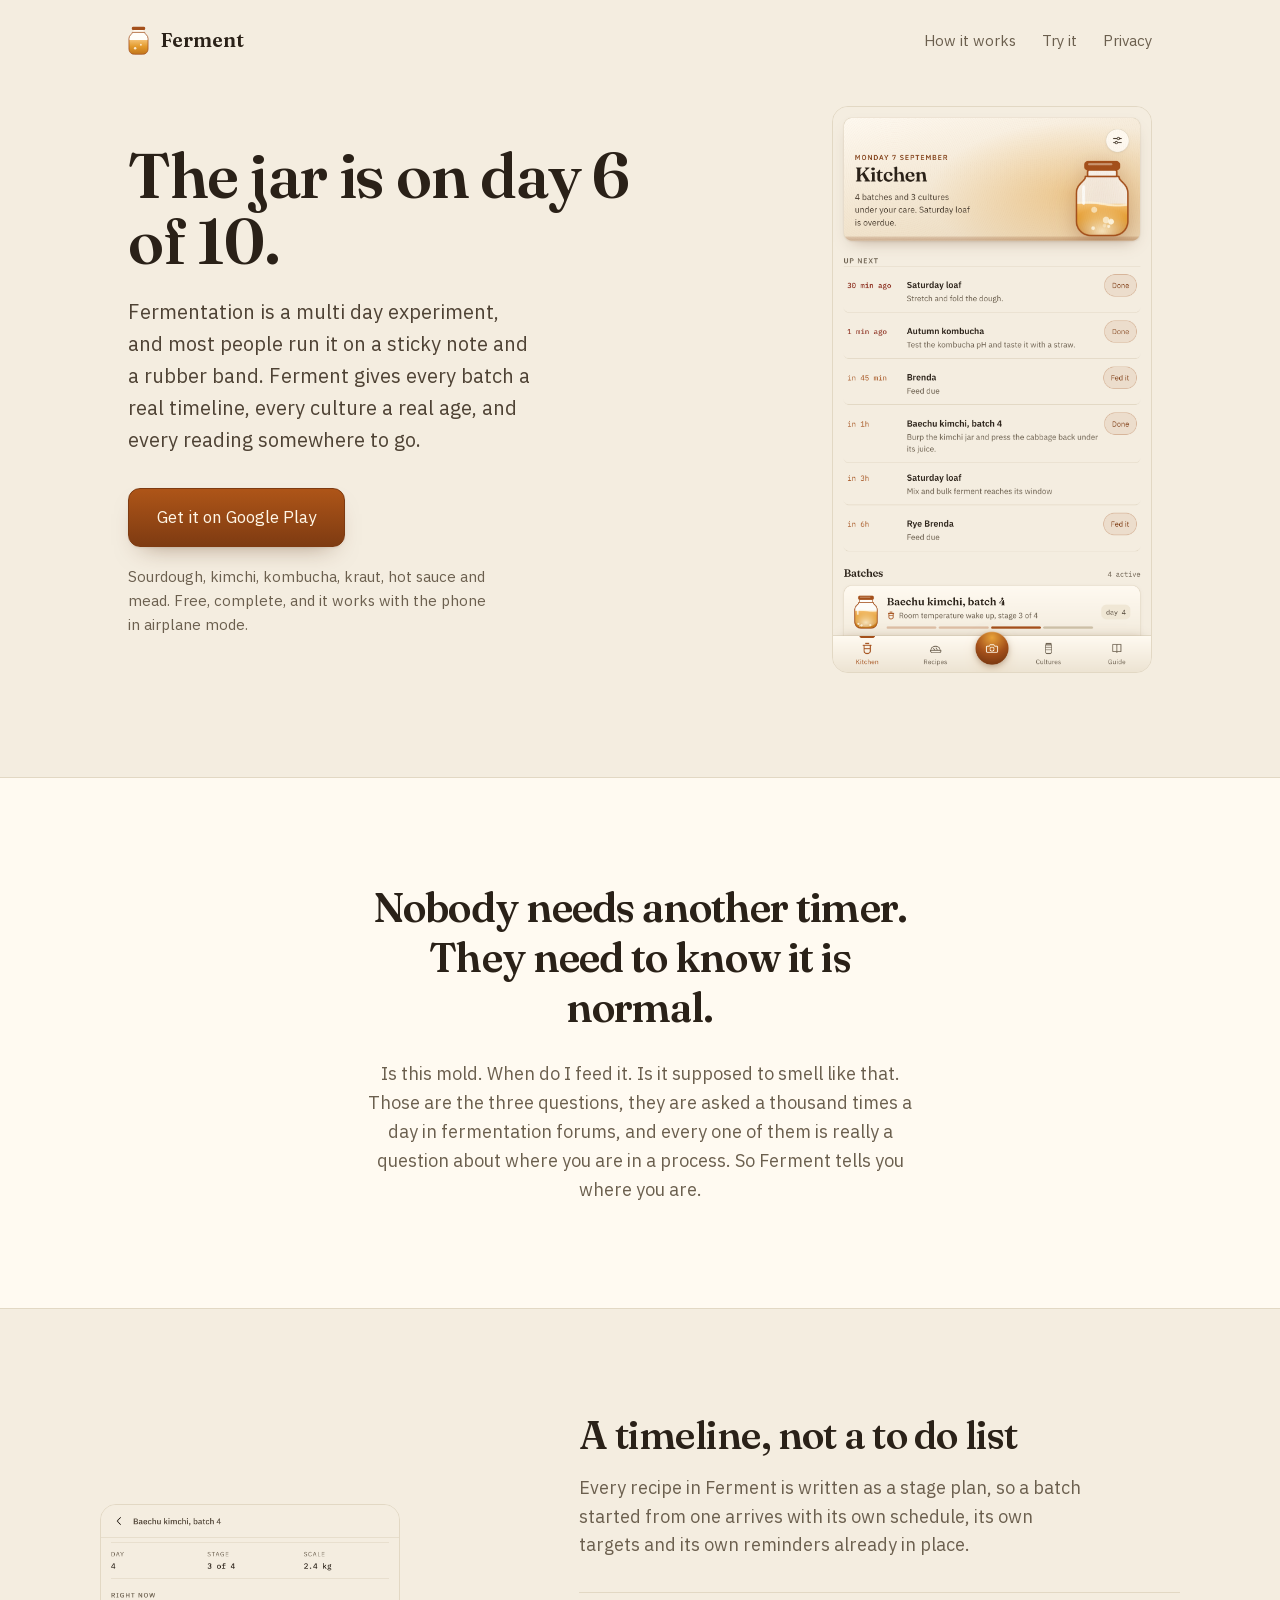
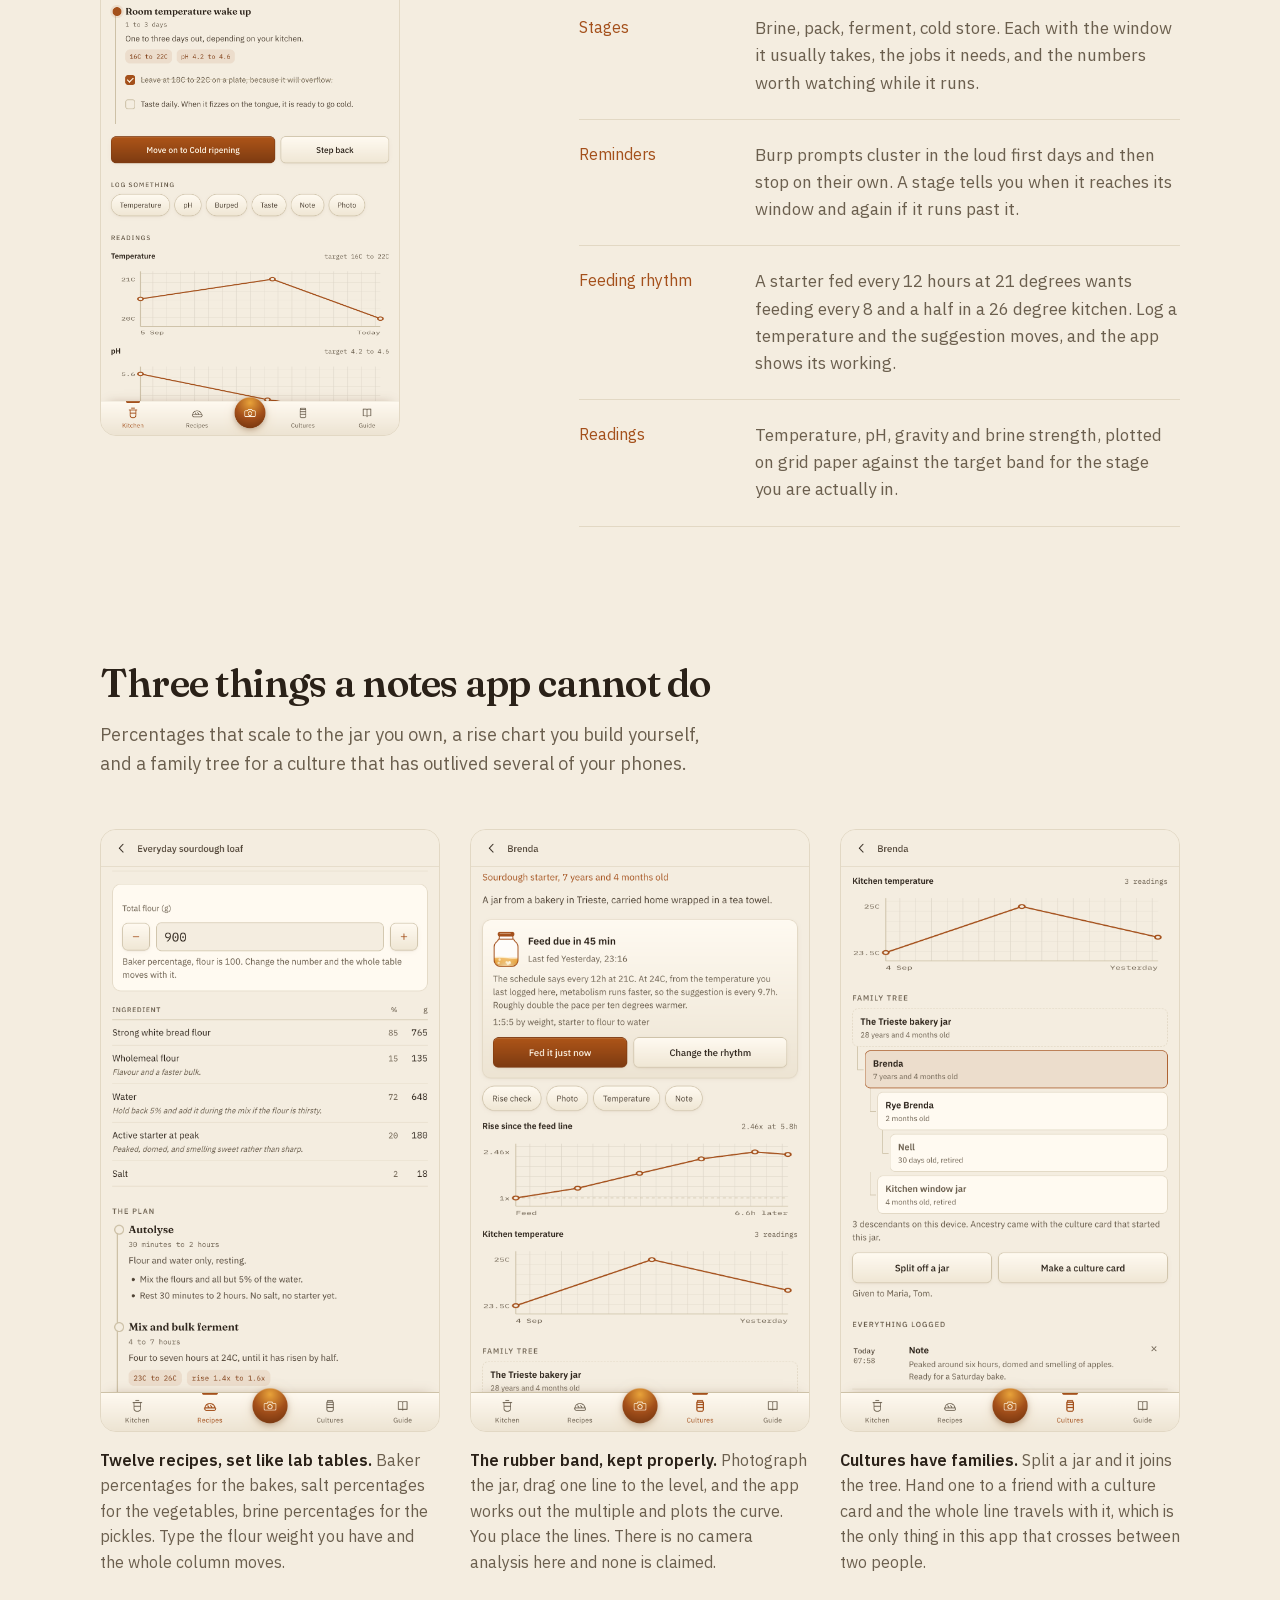
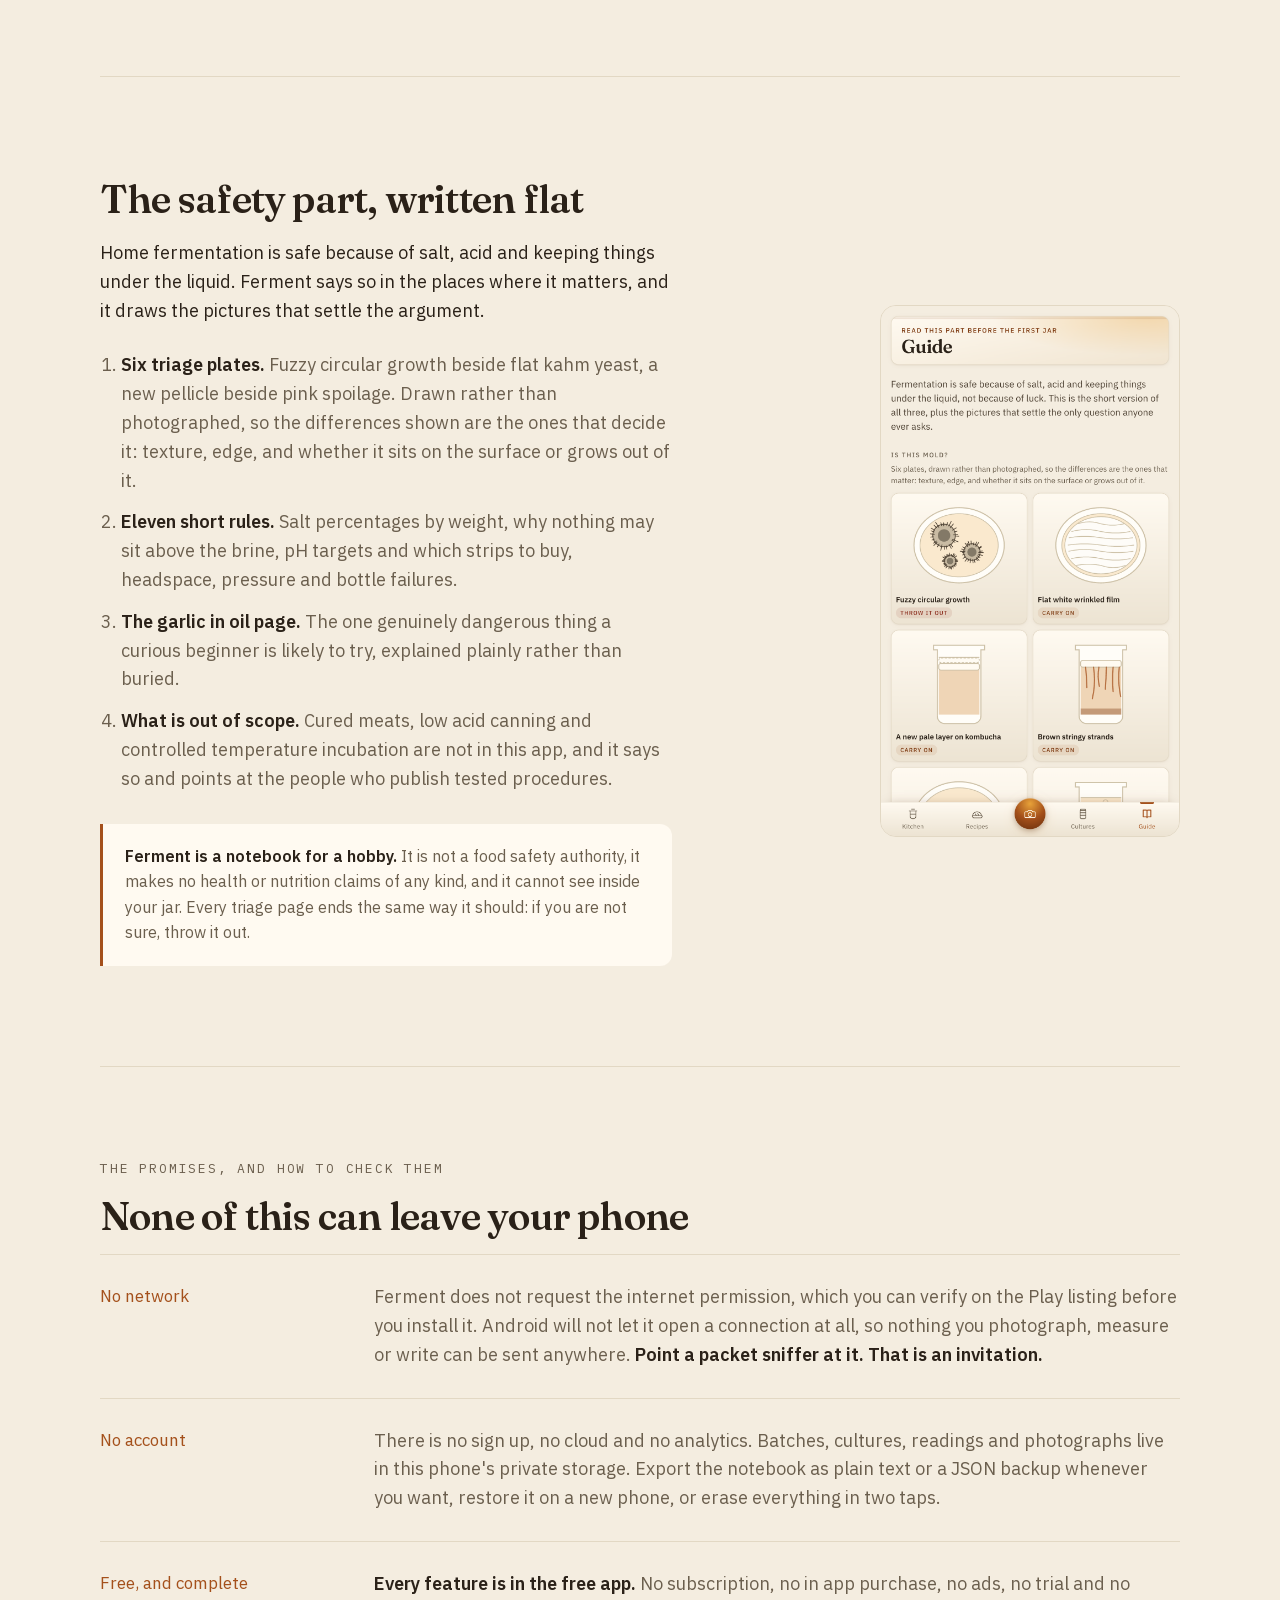
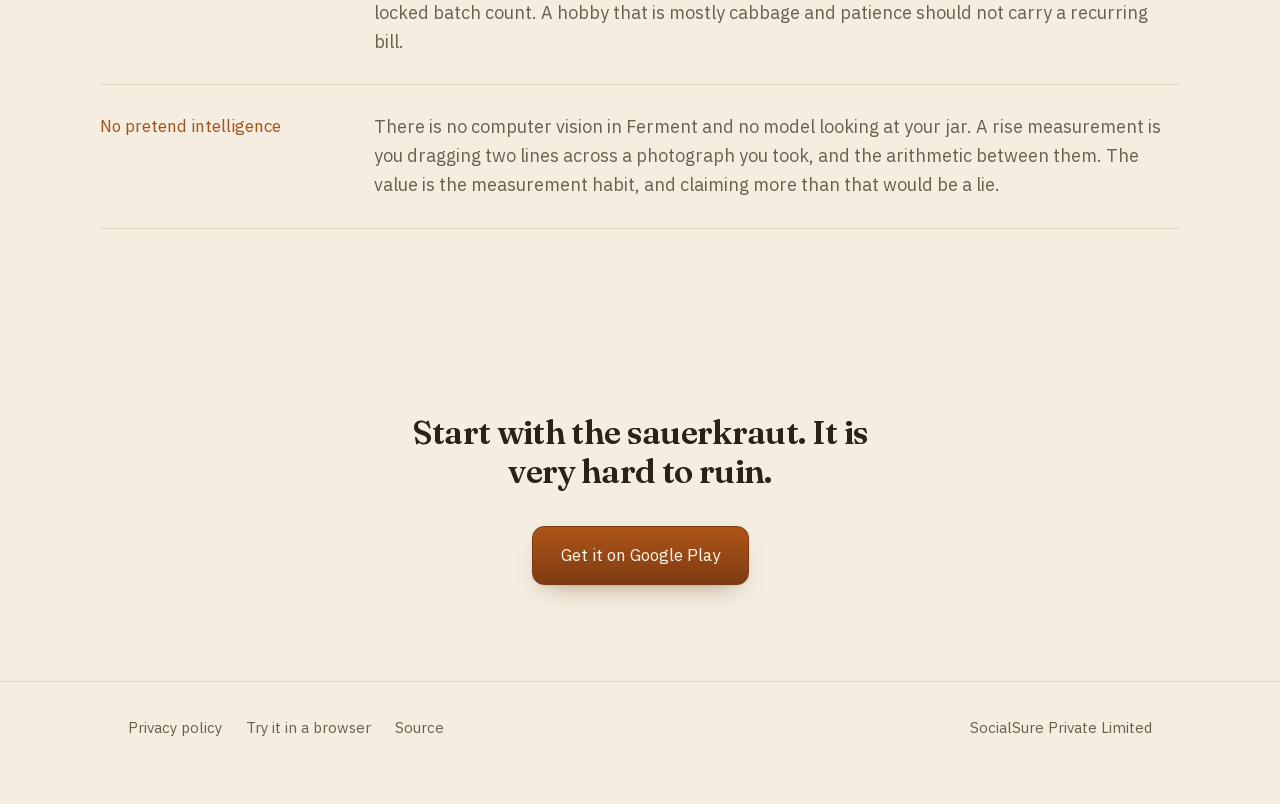
<file: docs/index.html>
<!doctype html>
<html lang="en">
<head>
<meta charset="utf-8">
<meta name="viewport" content="width=device-width, initial-scale=1">
<title>Ferment. The jar is on day 6 of 10.</title>
<meta name="description" content="A lab notebook for sourdough, kimchi, kombucha, kraut, hot sauce and mead. Batch timelines, feeding reminders that follow your kitchen temperature, culture family trees and a safety guide. Offline, free, no account.">
<meta property="og:title" content="Ferment. The jar is on day 6 of 10.">
<meta property="og:description" content="Batch timelines, feeding rhythms that follow your kitchen temperature, culture family trees, twelve recipes with a percentage calculator, and a mold reference that settles the question. Works in airplane mode.">
<meta property="og:type" content="website">
<link rel="icon" href="shots/icon.png">
<link rel="stylesheet" href="fonts/fonts.css">
<style>
  :root {
    color-scheme: light;
    --paper: #F4EDE0; --card: #FFFAF1; --card-2: #F0E7D5;
    --ink: #2A2118; --ink-2: #4E4234; --muted: #6B5F4E;
    --hair: #E2D8C4; --hair-2: #CDC1A7;
    --accent: #A4501B; --accent-lit: #AE5518; --accent-deep: #7E3B12;
    --honey: #E9A33A; --accent-soft: rgba(164, 80, 27, .10); --on-accent: #FFF6E6;
    --sans: "IBM Plex Sans", system-ui, -apple-system, "Segoe UI", Roboto, sans-serif;
    --serif: "Fraunces", Georgia, "Times New Roman", serif;
    --mono: "IBM Plex Mono", ui-monospace, Menlo, monospace;
  }
  * { box-sizing: border-box; }
  html { scroll-behavior: smooth; }
  body { margin: 0; background: var(--paper); color: var(--ink); font-family: var(--sans);
         font-size: 18px; line-height: 1.6; -webkit-font-smoothing: antialiased; }
  .wrap { max-width: 1080px; margin: 0 auto; padding: 0 28px; }
  a { color: var(--accent); }
  h2, h1 { font-family: var(--serif); font-weight: 600; font-variation-settings: "SOFT" 20, "WONK" 1;
           letter-spacing: -0.02em; }
  img.shot { width: 100%; height: auto; display: block; border: 1px solid var(--hair); border-radius: 16px;
             background: var(--card); }

  .cta { display: inline-block; color: var(--on-accent); text-decoration: none;
         background: linear-gradient(180deg, var(--accent-lit), var(--accent-deep));
         padding: 15px 28px; border-radius: 12px; font-size: 17px; border: 1px solid var(--accent-deep);
         box-shadow: 0 1px 2px rgba(90, 45, 15, .08), 0 12px 26px -14px rgba(90, 45, 15, .5);
         transition: transform .15s ease; }
  .cta:active { transform: translateY(1px); }

  nav { display: flex; align-items: center; justify-content: space-between; height: 80px; }
  .mark { display: flex; align-items: center; gap: 11px; font-family: var(--serif); font-size: 20px; font-weight: 600; }
  .mark svg { width: 21px; height: 31px; display: block; }
  nav a { color: var(--muted); text-decoration: none; font-size: 15px; margin-left: 22px; }
  nav a:hover { color: var(--ink); }

  /* 1. hero: copy left, phone right */
  .hero { display: grid; grid-template-columns: 1.08fr .92fr; gap: 60px; align-items: center; padding: 26px 0 104px; }
  .hero h1 { font-size: clamp(40px, 5.4vw, 64px); line-height: 1.03; margin: 0 0 22px; }
  .hero p.sub { font-size: 20px; color: var(--ink-2); margin: 0 0 32px; max-width: 34ch; }
  .hero .under { font-size: 15px; color: var(--muted); margin: 18px 0 0; max-width: 40ch; }
  .hero img { max-width: 320px; margin-left: auto; }

  /* 2. manifesto band */
  .band { border-top: 1px solid var(--hair); border-bottom: 1px solid var(--hair); padding: 104px 0;
          text-align: center; background: var(--card); }
  .band p.big { font-family: var(--serif); font-weight: 600; font-size: clamp(27px, 3.7vw, 41px);
                line-height: 1.22; margin: 0 auto; max-width: 20ch;
                letter-spacing: -0.022em; }
  .band p.after { font-size: 18px; color: var(--muted); max-width: 52ch; margin: 28px auto 0; }

  /* 3. mechanism: phone left, beats right */
  .mech { display: grid; grid-template-columns: .82fr 1.18fr; gap: 62px; align-items: center; padding: 104px 0; }
  h2 { font-size: clamp(28px, 3.5vw, 39px); line-height: 1.14; margin: 0 0 16px; }
  .mech p.sub { color: var(--muted); margin: 0 0 32px; max-width: 46ch; }
  .beat { display: grid; grid-template-columns: 9.5rem 1fr; gap: 24px; padding: 22px 0; border-top: 1px solid var(--hair); }
  .beat:last-child { border-bottom: 1px solid var(--hair); }
  .beat .t { color: var(--accent); font-size: 16px; }
  .beat .d { margin: 0; color: var(--muted); font-size: 17px; }
  .mech img { max-width: 300px; }

  /* 4. gallery strip */
  .gallery { padding: 30px 0 100px; }
  .gallery p.sub { color: var(--muted); max-width: 56ch; margin: 0 0 50px; }
  .strip { display: grid; grid-template-columns: repeat(3, 1fr); gap: 30px; }
  .strip figure { margin: 0; }
  .strip figcaption { color: var(--muted); font-size: 16px; margin-top: 16px; }
  .strip figcaption b { color: var(--ink); font-weight: 600; }

  /* 5. safety: copy left, phone right, numbered */
  .safe { display: grid; grid-template-columns: 1fr .78fr; gap: 62px; align-items: center;
          padding: 100px 0; border-top: 1px solid var(--hair); }
  .safe ol { margin: 26px 0 0; padding-left: 1.3rem; color: var(--muted); }
  .safe li { margin-bottom: 13px; }
  .safe li b { color: var(--ink); font-weight: 600; }
  .safe img { max-width: 300px; margin-left: auto; }
  .caution { background: var(--card); border-left: 3px solid var(--accent); border-radius: 0 12px 12px 0;
             padding: 20px 22px; font-size: 16px; color: var(--muted); margin: 30px 0 0; }
  .caution b { color: var(--ink); font-weight: 600; }

  /* 6. plain fact rows */
  .facts { padding: 92px 0; border-top: 1px solid var(--hair); }
  .eyebrow { font-family: var(--mono); font-size: 13px; letter-spacing: .14em; text-transform: uppercase;
             color: var(--muted); margin: 0 0 14px; }
  .facts .row { display: grid; grid-template-columns: 15rem 1fr; gap: 34px; padding: 28px 0;
                border-top: 1px solid var(--hair); align-items: start; }
  .facts .row:last-child { border-bottom: 1px solid var(--hair); }
  .facts .k { color: var(--accent); font-size: 17px; }
  .facts .v { margin: 0; color: var(--muted); }
  .facts .v b { color: var(--ink); font-weight: 600; }

  /* 7. close */
  .close { text-align: center; padding: 92px 0 40px; }
  .close p.line { font-family: var(--serif); font-weight: 600; font-size: clamp(24px, 3vw, 33px);
                  max-width: 22ch; margin: 0 auto 34px; letter-spacing: -0.02em; line-height: 1.2; }

  footer { border-top: 1px solid var(--hair); padding: 34px 0 64px; color: var(--muted); font-size: 15px; margin-top: 56px; }
  footer .row { display: flex; justify-content: space-between; gap: 22px; flex-wrap: wrap; }
  footer a { color: var(--muted); text-decoration: none; margin-right: 20px; }
  footer a:hover { color: var(--ink); }

  .reveal { transition: opacity .6s ease, transform .6s ease; }
  html.js .reveal:not(.in) { opacity: 0; transform: translateY(14px); }
  @media (prefers-reduced-motion: reduce) {
    html { scroll-behavior: auto; }
    html.js .reveal:not(.in) { opacity: 1; transform: none; }
    .reveal { transition: none; }
  }
  @media (max-width: 900px) {
    .hero, .mech, .safe { grid-template-columns: 1fr; gap: 44px; }
    .hero { padding-bottom: 72px; }
    .mech, .safe { padding: 72px 0; }
    .hero img, .mech img, .safe img { max-width: 290px; margin: 0 auto; }
    .strip { grid-template-columns: 1fr; gap: 44px; max-width: 320px; margin: 0 auto; }
    .facts .row { grid-template-columns: 1fr; gap: 10px; }
    .band { padding: 76px 0; }
    .beat { grid-template-columns: 1fr; gap: 6px; }
    nav a { margin-left: 14px; font-size: 14px; }
  }
</style>
</head>
<body>

<div class="wrap">
  <nav>
    <span class="mark">
      <svg viewBox="0 0 44 64" aria-hidden="true">
        <defs>
          <clipPath id="wmc"><path d="M9 15c0 4-7 5.5-7 13v22a11 11 0 0 0 11 11h18a11 11 0 0 0 11-11V28c0-7.5-7-9-7-13z"/></clipPath>
          <linearGradient id="wmg" x1="0" y1="0" x2="0" y2="1">
            <stop offset="0" stop-color="#F4C070"/><stop offset="0.42" stop-color="#E39A2C"/><stop offset="1" stop-color="#B96D18"/>
          </linearGradient>
        </defs>
        <rect x="8" y="3" width="28" height="7.4" rx="3" fill="#A4501B"/>
        <rect x="10.6" y="10" width="22.8" height="5.6" rx="1.6" fill="#FFFAF1"/>
        <path d="M9 15c0 4-7 5.5-7 13v22a11 11 0 0 0 11 11h18a11 11 0 0 0 11-11V28c0-7.5-7-9-7-13z" fill="#FFFDF8"/>
        <g clip-path="url(#wmc)"><rect x="0" y="31" width="44" height="33" fill="url(#wmg)"/>
          <circle cx="15" cy="48" r="2.6" fill="#FFFBEE" opacity="0.85"/>
          <circle cx="27" cy="41" r="2" fill="#FFFBEE" opacity="0.8"/></g>
        <path d="M9 15c0 4-7 5.5-7 13v22a11 11 0 0 0 11 11h18a11 11 0 0 0 11-11V28c0-7.5-7-9-7-13z" fill="none" stroke="#A4501B" stroke-width="1.6" stroke-linejoin="round"/>
      </svg>
      Ferment
    </span>
    <span>
      <a href="#how">How it works</a>
      <a href="play/">Try it</a>
      <a href="privacy-policy.html">Privacy</a>
    </span>
  </nav>

  <header class="hero">
    <div>
      <h1>The jar is on day 6 of 10.</h1>
      <p class="sub">Fermentation is a multi day experiment, and most people run it on a sticky note and a
        rubber band. Ferment gives every batch a real timeline, every culture a real age, and every reading
        somewhere to go.</p>
      <a class="cta" href="https://play.google.com/store/apps/details?id=com.mohdshayan.ferment">Get it on Google Play</a>
      <p class="under">Sourdough, kimchi, kombucha, kraut, hot sauce and mead. Free, complete, and it works
        with the phone in airplane mode.</p>
    </div>
    <img class="shot reveal" src="shots/01-kitchen.png" width="1080" height="1920"
         alt="The Kitchen screen: a glowing jar beside the date, an Up Next list of what is due, then a card per batch showing its stage and day number.">
  </header>
</div>

<section class="band">
  <div class="wrap">
    <p class="big">Nobody needs another timer. They need to know it is normal.</p>
    <p class="after">Is this mold. When do I feed it. Is it supposed to smell like that. Those are the three
      questions, they are asked a thousand times a day in fermentation forums, and every one of them is
      really a question about where you are in a process. So Ferment tells you where you are.</p>
  </div>
</section>

<section class="mech wrap" id="how">
  <img class="shot reveal" src="shots/02-batch.png" width="1080" height="1920"
       alt="A kimchi batch on day 4, stage 3 of 4, with its current stage tasks, target ranges, and temperature and pH charts drawn on grid paper.">
  <div>
    <h2>A timeline, not a to do list</h2>
    <p class="sub">Every recipe in Ferment is written as a stage plan, so a batch started from one arrives
      with its own schedule, its own targets and its own reminders already in place.</p>
    <div class="beat"><span class="t">Stages</span><p class="d">Brine, pack, ferment, cold store. Each with the window it usually takes, the jobs it needs, and the numbers worth watching while it runs.</p></div>
    <div class="beat"><span class="t">Reminders</span><p class="d">Burp prompts cluster in the loud first days and then stop on their own. A stage tells you when it reaches its window and again if it runs past it.</p></div>
    <div class="beat"><span class="t">Feeding rhythm</span><p class="d">A starter fed every 12 hours at 21 degrees wants feeding every 8 and a half in a 26 degree kitchen. Log a temperature and the suggestion moves, and the app shows its working.</p></div>
    <div class="beat"><span class="t">Readings</span><p class="d">Temperature, pH, gravity and brine strength, plotted on grid paper against the target band for the stage you are actually in.</p></div>
  </div>
</section>

<section class="gallery wrap">
  <h2>Three things a notes app cannot do</h2>
  <p class="sub">Percentages that scale to the jar you own, a rise chart you build yourself, and a family
    tree for a culture that has outlived several of your phones.</p>
  <div class="strip">
    <figure class="reveal">
      <img class="shot" src="shots/03-recipe.png" width="1080" height="1920"
           alt="The sourdough loaf recipe as a lab table: baker percentages beside gram amounts, recalculated for 900g of flour.">
      <figcaption><b>Twelve recipes, set like lab tables.</b> Baker percentages for the bakes, salt
        percentages for the vegetables, brine percentages for the pickles. Type the flour weight you have
        and the whole column moves.</figcaption>
    </figure>
    <figure class="reveal">
      <img class="shot" src="shots/04-culture.png" width="1080" height="1920"
           alt="A starter named Brenda: a jar filled to how much of its feed is left, the temperature reasoning in plain words, and a rise chart peaking at 2.46 times.">
      <figcaption><b>The rubber band, kept properly.</b> Photograph the jar, drag one line to the level,
        and the app works out the multiple and plots the curve. You place the lines. There is no camera
        analysis here and none is claimed.</figcaption>
    </figure>
    <figure class="reveal">
      <img class="shot" src="shots/05-lineage.png" width="1080" height="1920"
           alt="A culture family tree: an inherited ancestor above Brenda, with two split jars and a grandchild below her.">
      <figcaption><b>Cultures have families.</b> Split a jar and it joins the tree. Hand one to a friend
        with a culture card and the whole line travels with it, which is the only thing in this app that
        crosses between two people.</figcaption>
    </figure>
  </div>
</section>

<section class="safe wrap">
  <div>
    <h2>The safety part, written flat</h2>
    <p class="sub">Home fermentation is safe because of salt, acid and keeping things under the liquid.
      Ferment says so in the places where it matters, and it draws the pictures that settle the argument.</p>
    <ol>
      <li><b>Six triage plates.</b> Fuzzy circular growth beside flat kahm yeast, a new pellicle beside pink
        spoilage. Drawn rather than photographed, so the differences shown are the ones that decide it:
        texture, edge, and whether it sits on the surface or grows out of it.</li>
      <li><b>Eleven short rules.</b> Salt percentages by weight, why nothing may sit above the brine, pH
        targets and which strips to buy, headspace, pressure and bottle failures.</li>
      <li><b>The garlic in oil page.</b> The one genuinely dangerous thing a curious beginner is likely to
        try, explained plainly rather than buried.</li>
      <li><b>What is out of scope.</b> Cured meats, low acid canning and controlled temperature incubation
        are not in this app, and it says so and points at the people who publish tested procedures.</li>
    </ol>
    <p class="caution"><b>Ferment is a notebook for a hobby.</b> It is not a food safety authority, it makes
      no health or nutrition claims of any kind, and it cannot see inside your jar. Every triage page ends
      the same way it should: if you are not sure, throw it out.</p>
  </div>
  <img class="shot reveal" src="shots/06-guide.png" width="1080" height="1920"
       alt="The Guide screen with six drawn triage plates: fuzzy mold, kahm yeast, a new pellicle and more, each labelled throw it out or carry on.">
</section>

<section class="facts wrap">
  <p class="eyebrow">The promises, and how to check them</p>
  <h2>None of this can leave your phone</h2>
  <div class="row">
    <div class="k">No network</div>
    <p class="v">Ferment does not request the internet permission, which you can verify on the Play listing
      before you install it. Android will not let it open a connection at all, so nothing you photograph,
      measure or write can be sent anywhere. <b>Point a packet sniffer at it. That is an invitation.</b></p>
  </div>
  <div class="row">
    <div class="k">No account</div>
    <p class="v">There is no sign up, no cloud and no analytics. Batches, cultures, readings and photographs
      live in this phone's private storage. Export the notebook as plain text or a JSON backup whenever you
      want, restore it on a new phone, or erase everything in two taps.</p>
  </div>
  <div class="row">
    <div class="k">Free, and complete</div>
    <p class="v"><b>Every feature is in the free app.</b> No subscription, no in app purchase, no ads, no
      trial and no locked batch count. A hobby that is mostly cabbage and patience should not carry a
      recurring bill.</p>
  </div>
  <div class="row">
    <div class="k">No pretend intelligence</div>
    <p class="v">There is no computer vision in Ferment and no model looking at your jar. A rise measurement
      is you dragging two lines across a photograph you took, and the arithmetic between them. The value is
      the measurement habit, and claiming more than that would be a lie.</p>
  </div>
</section>

<section class="close wrap">
  <p class="line">Start with the sauerkraut. It is very hard to ruin.</p>
  <a class="cta" href="https://play.google.com/store/apps/details?id=com.mohdshayan.ferment">Get it on Google Play</a>
</section>

<footer>
  <div class="wrap row">
    <span>
      <a href="privacy-policy.html">Privacy policy</a>
      <a href="play/">Try it in a browser</a>
      <a href="https://github.com/shayanmohd/ferment">Source</a>
    </span>
    <span>SocialSure Private Limited</span>
  </div>
</footer>

<script>
  // Nothing is hidden unless this runs, and anything already scrolled past is revealed straight away.
  document.documentElement.classList.add('js');
  var els = Array.prototype.slice.call(document.querySelectorAll('.reveal'));
  var queued = false;
  function check() {
    queued = false;
    for (var i = els.length - 1; i >= 0; i--) {
      if (els[i].getBoundingClientRect().top < window.innerHeight - 40) {
        els[i].classList.add('in'); els.splice(i, 1);
      }
    }
  }
  addEventListener('scroll', function () {
    if (!queued) { queued = true; requestAnimationFrame(check); }
  }, { passive: true });
  addEventListener('resize', check, { passive: true });
  check();
</script>
</body>
</html>
</file>
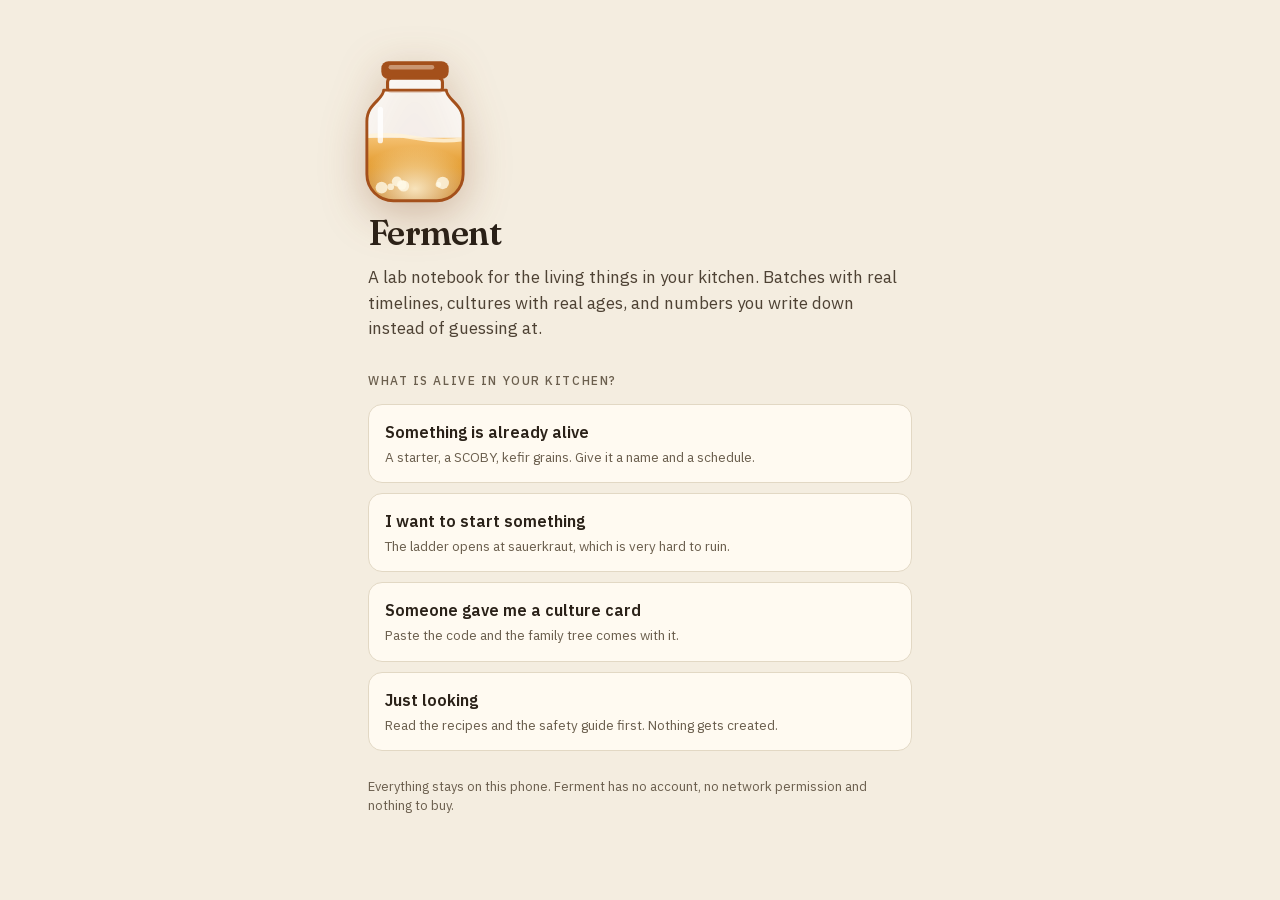
<file: web/index.html>
<!doctype html>
<html lang="en">
<head>
<meta charset="utf-8">
<meta name="viewport" content="width=device-width, initial-scale=1, maximum-scale=1, user-scalable=no, viewport-fit=cover">
<meta name="color-scheme" content="light">
<title>Ferment</title>
<link rel="icon" href="data:,">
<link rel="stylesheet" href="fonts/fonts.css">
<link rel="stylesheet" href="css/style.css">
</head>
<body>

<main id="stage">

  <!-- ==================== first run ==================== -->
  <section class="screen" id="s-welcome" hidden>
    <div class="scroller pad">
      <div class="welcome">
        <div class="wordmark" id="wm"></div>
        <h1 class="serif xl">Ferment</h1>
        <p class="lede">A lab notebook for the living things in your kitchen. Batches with real
          timelines, cultures with real ages, and numbers you write down instead of guessing at.</p>
        <p class="eyebrow mt">What is alive in your kitchen?</p>
        <div class="stack" id="welcomePaths"></div>
        <p class="fineprint">Everything stays on this phone. Ferment has no account, no network permission
          and nothing to buy.</p>
      </div>
    </div>
  </section>

  <!-- ==================== kitchen ==================== -->
  <section class="view" id="v-kitchen" hidden>
    <div class="scroller">
      <header class="shelf grain">
        <div>
          <p class="eyebrow" id="kDate"></p>
          <h1 class="serif xl">Kitchen</h1>
          <p class="shelf-line" id="kLine"></p>
        </div>
        <div class="shelf-right">
          <button class="iconbtn" id="settingsBtn" aria-label="Settings">
            <svg viewBox="0 0 24 24" aria-hidden="true"><path d="M3.6 7.6h8M17 7.6h3.4M3.6 16.4h3.4M12.6 16.4h7.8"/><circle cx="14" cy="7.6" r="2.6"/><circle cx="9.6" cy="16.4" r="2.6"/></svg>
          </button>
          <div class="shelf-jar" id="kJar"></div>
        </div>
      </header>
      <div id="kBody"></div>
    </div>
  </section>

  <!-- ==================== recipes ==================== -->
  <section class="view" id="v-recipes" hidden>
    <div class="scroller">
      <header class="vhead viewband grain">
        <div>
          <p class="eyebrow">Twelve, in the order they get harder</p>
          <h1 class="serif xl">The ladder</h1>
        </div>
      </header>
      <div id="rBody"></div>
    </div>
  </section>

  <!-- ==================== cultures ==================== -->
  <section class="view" id="v-cultures" hidden>
    <div class="scroller">
      <header class="vhead viewband grain">
        <div>
          <p class="eyebrow">Things that outlive their batches</p>
          <h1 class="serif xl">Cultures</h1>
        </div>
      </header>
      <div id="cBody"></div>
    </div>
  </section>

  <!-- ==================== guide ==================== -->
  <section class="view" id="v-guide" hidden>
    <div class="scroller">
      <header class="vhead viewband grain">
        <div>
          <p class="eyebrow">Read this part before the first jar</p>
          <h1 class="serif xl">Guide</h1>
        </div>
      </header>
      <div id="gBody"></div>
    </div>
  </section>

  <!-- ==================== pushed detail screens ==================== -->
  <section class="screen page" id="s-batch" hidden>
    <div class="topbar"><button class="backbtn" data-back aria-label="Back"><svg viewBox="0 0 24 24" aria-hidden="true"><path d="M14.5 5 8 12l6.5 7"/></svg></button><span class="topbar-t" id="batchTop"></span></div>
    <div class="scroller" id="batchBody"></div>
  </section>

  <section class="screen page" id="s-culture" hidden>
    <div class="topbar"><button class="backbtn" data-back aria-label="Back"><svg viewBox="0 0 24 24" aria-hidden="true"><path d="M14.5 5 8 12l6.5 7"/></svg></button><span class="topbar-t" id="cultureTop"></span></div>
    <div class="scroller" id="cultureBody"></div>
  </section>

  <section class="screen page" id="s-recipe" hidden>
    <div class="topbar"><button class="backbtn" data-back aria-label="Back"><svg viewBox="0 0 24 24" aria-hidden="true"><path d="M14.5 5 8 12l6.5 7"/></svg></button><span class="topbar-t" id="recipeTop"></span></div>
    <div class="scroller" id="recipeBody"></div>
  </section>

  <section class="screen page" id="s-topic" hidden>
    <div class="topbar"><button class="backbtn" data-back aria-label="Back"><svg viewBox="0 0 24 24" aria-hidden="true"><path d="M14.5 5 8 12l6.5 7"/></svg></button><span class="topbar-t" id="topicTop"></span></div>
    <div class="scroller" id="topicBody"></div>
  </section>

  <section class="screen page" id="s-settings" hidden>
    <div class="topbar"><button class="backbtn" data-back aria-label="Back"><svg viewBox="0 0 24 24" aria-hidden="true"><path d="M14.5 5 8 12l6.5 7"/></svg></button><span class="topbar-t">Settings</span></div>
    <div class="scroller" id="settingsBody"></div>
  </section>

  <!-- ==================== capture ==================== -->
  <section class="screen capture" id="s-capture" hidden>
    <div class="topbar cap"><button class="backbtn" id="capBack" aria-label="Close the camera"><svg viewBox="0 0 24 24" aria-hidden="true"><path d="M5.5 5.5 18.5 18.5M18.5 5.5 5.5 18.5"/></svg></button><span class="topbar-t" id="capTitle">Capture</span></div>
    <div class="capwrap">
      <div class="capstage" id="capStage">
        <div class="camframe" id="camFrame">
          <video id="camVideo" playsinline muted autoplay></video>
          <img id="camGhost" alt="" hidden>
          <div class="marks" id="camMarks" hidden></div>
          <div class="camwait"><span></span>Waking the camera</div>
        </div>
      </div>
      <p class="capsub" id="capSub"></p>
      <div class="capread" id="capRead" hidden></div>
      <div class="chips" id="capModes">
        <button data-mode="journal" class="chip is-on" aria-pressed="true">Journal photo</button>
        <button data-mode="rise" class="chip" aria-pressed="false">Rise check</button>
        <button data-mode="mark" class="chip" aria-pressed="false">Set the lines</button>
      </div>
      <div class="capfoot">
        <button class="ghostbtn" id="capGhostBtn" aria-pressed="true" hidden>Ghost on</button>
        <button class="shutter" id="capShoot"><span>Take the photo</span></button>
      </div>
      <div class="fallback" id="capFallback" hidden>
        <p id="capFbNote"></p>
        <label class="btn ghost wide">Pick a photo from the device
          <input type="file" id="capFile" accept="image/*" hidden>
        </label>
      </div>
    </div>
  </section>

</main>

<nav id="tabs" hidden>
  <button class="tab is-on" data-view="kitchen"><svg viewBox="0 0 24 24" aria-hidden="true"><g id="ti-kitchen"></g></svg><i>Kitchen</i></button>
  <button class="tab" data-view="recipes"><svg viewBox="0 0 24 24" aria-hidden="true"><g id="ti-recipes"></g></svg><i>Recipes</i></button>
  <button class="capfab" id="capFab" aria-label="Capture a photo"><svg viewBox="0 0 24 24" aria-hidden="true"><path d="M4 8.6h3.4l1.5-2.4h6.2l1.5 2.4H20a1.5 1.5 0 0 1 1.5 1.5v7.4A1.5 1.5 0 0 1 20 19H4a1.5 1.5 0 0 1-1.5-1.5v-7.4A1.5 1.5 0 0 1 4 8.6z"/><circle cx="12" cy="13.6" r="3.4"/></svg></button>
  <button class="tab" data-view="cultures"><svg viewBox="0 0 24 24" aria-hidden="true"><g id="ti-cultures"></g></svg><i>Cultures</i></button>
  <button class="tab" data-view="guide"><svg viewBox="0 0 24 24" aria-hidden="true"><g id="ti-guide"></g></svg><i>Guide</i></button>
</nav>

<div class="sheet" id="sheet" hidden>
  <div class="sheet-panel">
    <div class="sheet-head"><h2 class="serif" id="sheetTitle"></h2>
      <button class="iconbtn" id="sheetX" aria-label="Close"><svg viewBox="0 0 24 24" aria-hidden="true"><path d="M6 6l12 12M18 6L6 18"/></svg></button></div>
    <div id="sheetBody"></div>
    <div class="sheet-foot" id="sheetFoot"></div>
  </div>
</div>

<p id="toast" class="toast" hidden></p>

<script src="js/content.js"></script>
<script src="js/store.js"></script>
<script src="js/photos.js"></script>
<script src="js/charts.js"></script>
<script src="js/capture.js"></script>
<script src="js/app.js"></script>
</body>
</html>
</file>
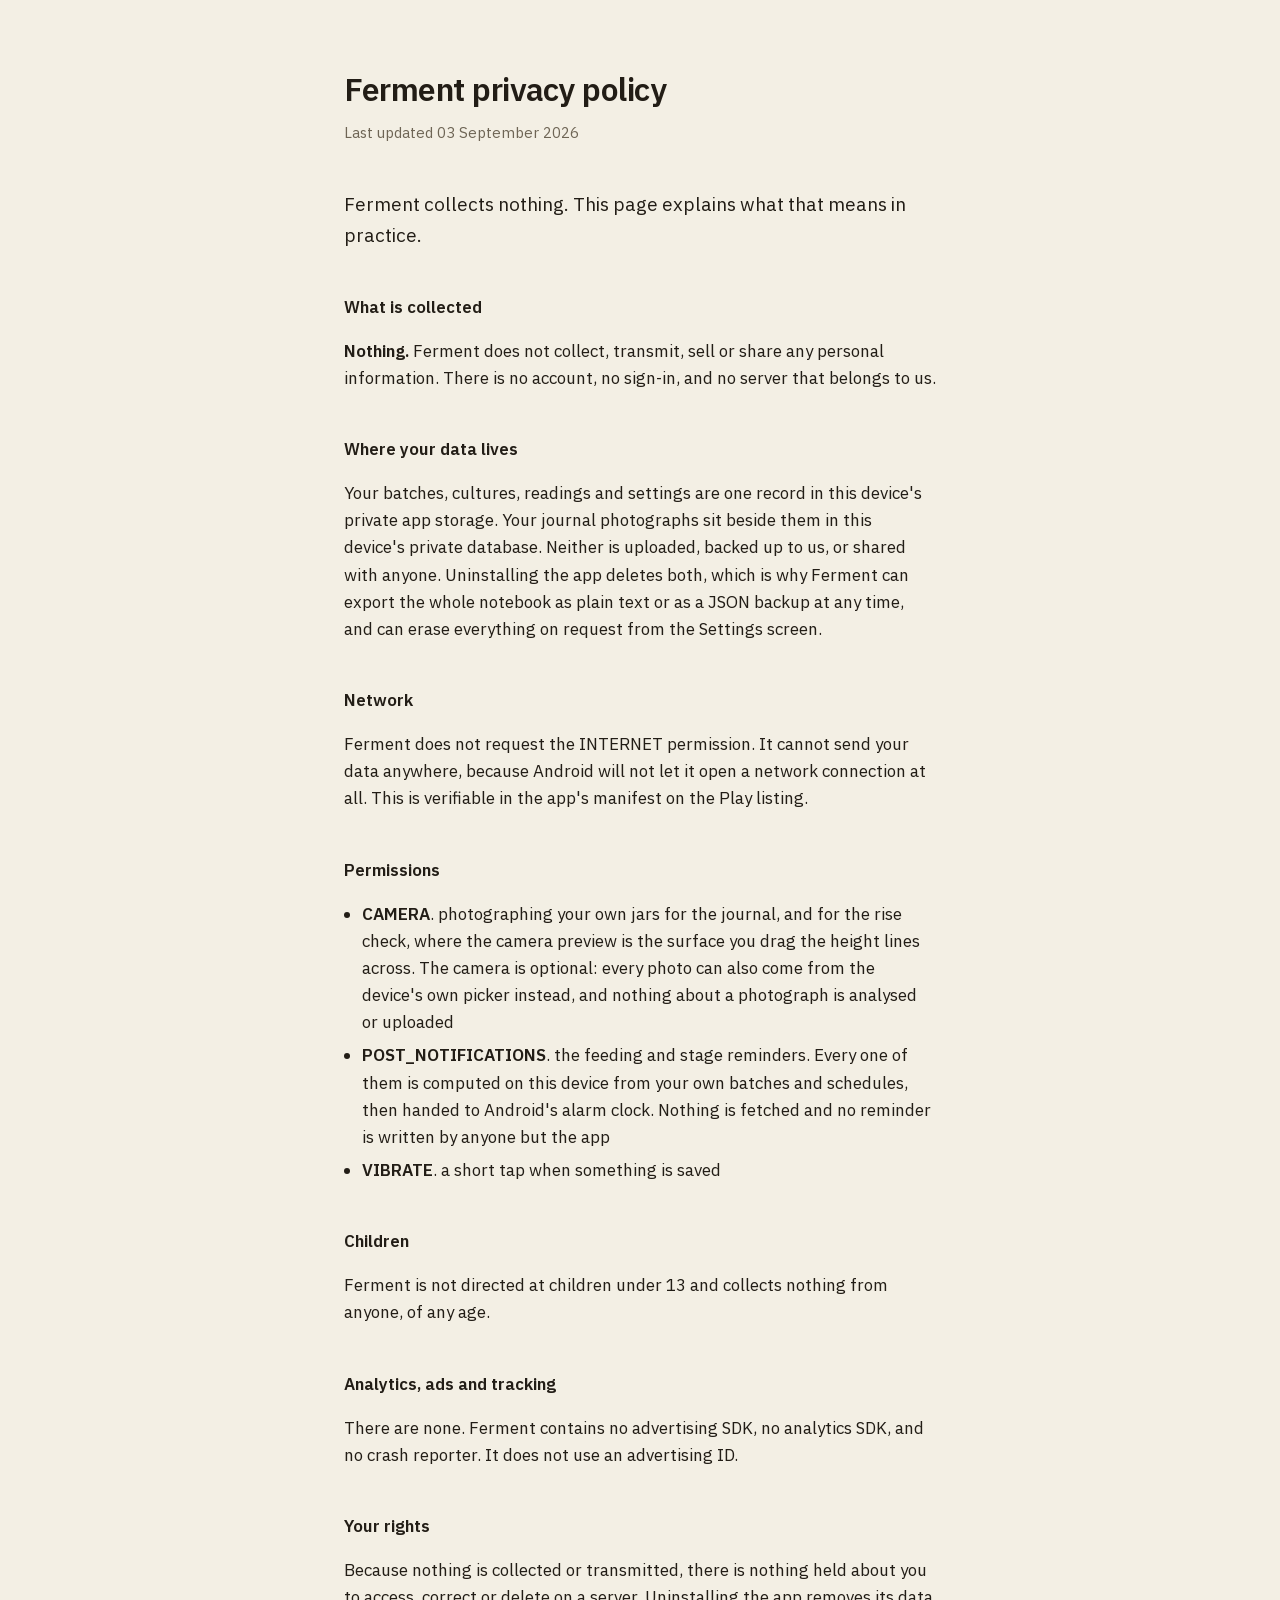
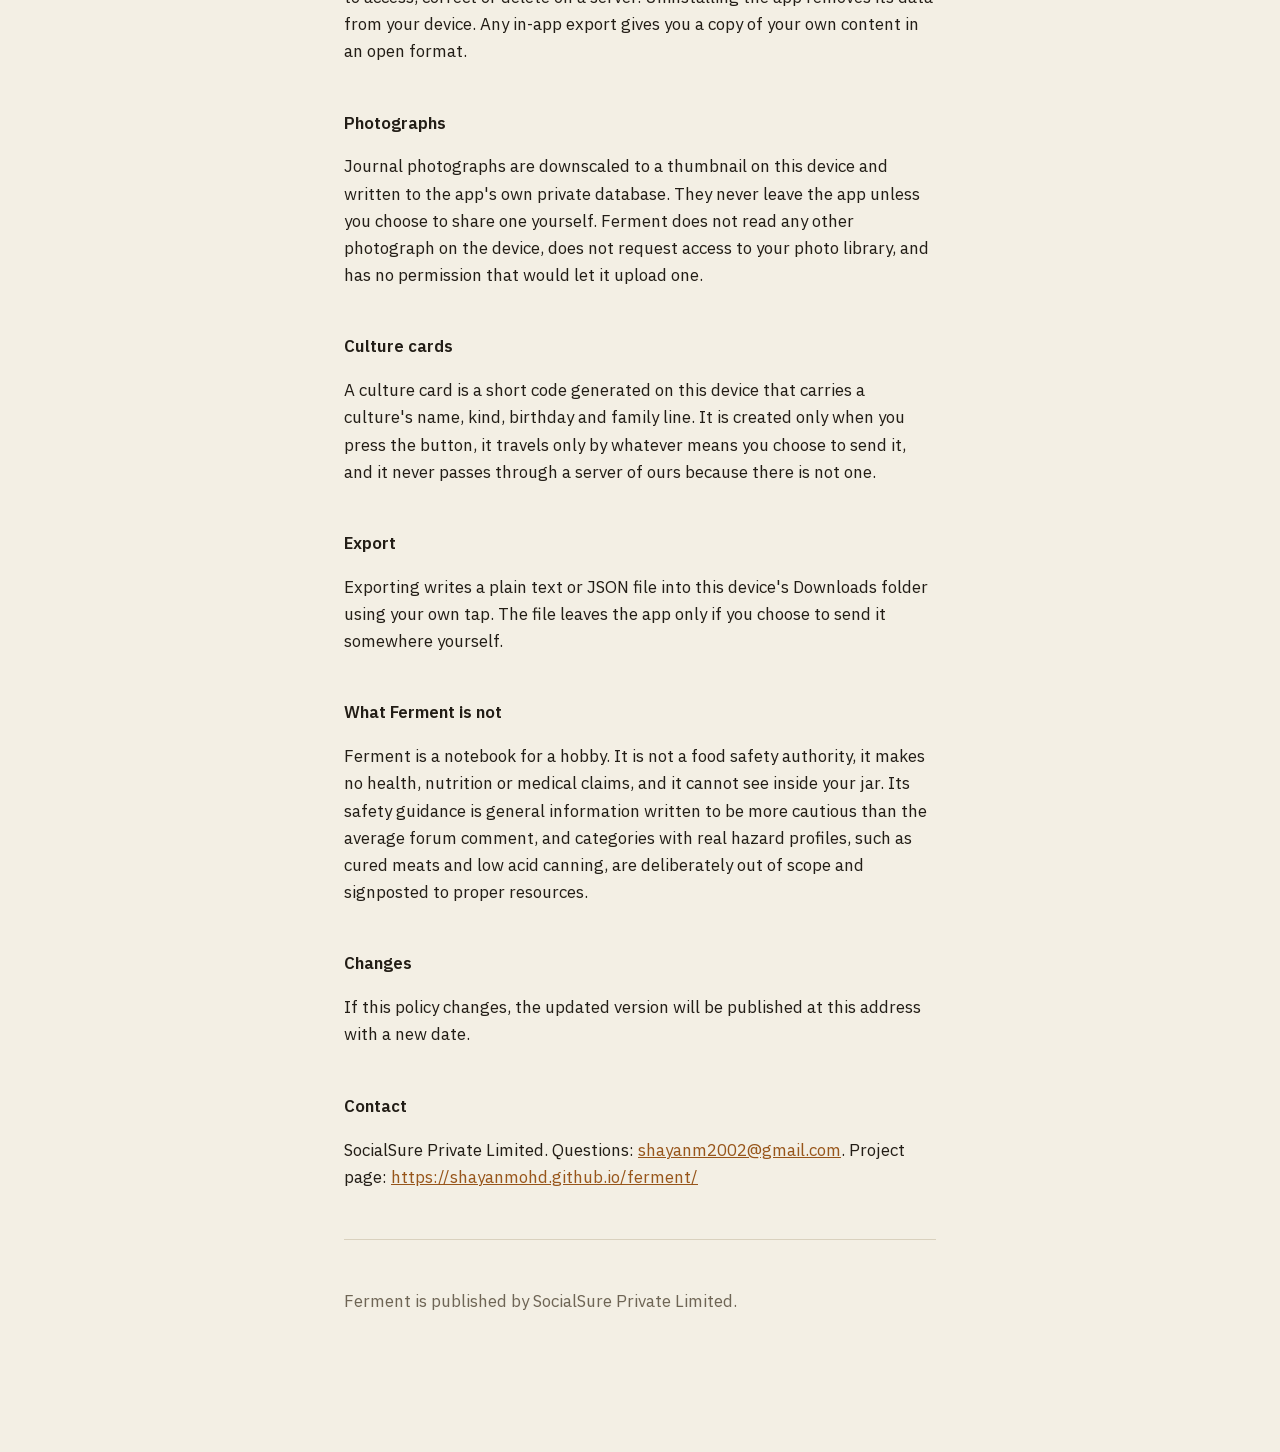
<file: docs/privacy-policy.html>
<!doctype html>
<html lang="en">
<head>
<meta charset="utf-8">
<meta name="viewport" content="width=device-width, initial-scale=1">
<title>Ferment privacy policy</title>
<link rel="stylesheet" href="fonts/fonts.css">
<style>
  :root { color-scheme: light dark; --bg:#F3EFE4; --fg:#221D16; --muted:#6E6555; --hair:#D9D1BE; --accent:#97551A; }
  @media (prefers-color-scheme: dark) {
    :root { --bg:#F3EFE4; --fg:#221D16; --muted:#6E6555; --hair:#D9D1BE; --accent:#97551A; }
  }
  * { box-sizing: border-box; }
  body { margin: 0 auto; padding: 64px 24px 120px; max-width: 40rem;
    font-family: 'IBM Plex Sans', system-ui, -apple-system, sans-serif; font-size: 17px; line-height: 1.6;
    background: var(--bg); color: var(--fg); }
  h1 { font-size: 2rem; letter-spacing: -0.015em; margin: 0 0 6px; font-weight: 600; }
  h2 { font-size: 1.05rem; margin: 44px 0 8px; font-weight: 600; }
  .meta { color: var(--muted); margin: 0 0 44px; font-size: 15px; }
  p, li { color: var(--fg); }
  .muted { color: var(--muted); }
  ul { padding-left: 1.1rem; }
  li { margin-bottom: 6px; }
  a { color: var(--accent); }
  hr { border: 0; border-top: 1px solid var(--hair); margin: 48px 0; }
  .lead { font-size: 19px; }
</style>
</head>
<body>
<h1>Ferment privacy policy</h1>
<p class="meta">Last updated 03 September 2026</p>

<p class="lead">Ferment collects nothing. This page explains what that means in practice.</p>

<h2>What is collected</h2>
<p><b>Nothing.</b> Ferment does not collect, transmit, sell or share any personal information. There is no account, no sign-in, and no server that belongs to us.</p>

<h2>Where your data lives</h2>
<p>Your batches, cultures, readings and settings are one record in this device&#x27;s private app storage. Your journal photographs sit beside them in this device&#x27;s private database. Neither is uploaded, backed up to us, or shared with anyone. Uninstalling the app deletes both, which is why Ferment can export the whole notebook as plain text or as a JSON backup at any time, and can erase everything on request from the Settings screen.</p>

<h2>Network</h2>
<p>Ferment does not request the INTERNET permission. It cannot send your data anywhere, because Android will not let it open a network connection at all. This is verifiable in the app's manifest on the Play listing.</p>

<h2>Permissions</h2>
<ul><li><b>CAMERA</b>. photographing your own jars for the journal, and for the rise check, where the camera preview is the surface you drag the height lines across. The camera is optional: every photo can also come from the device&#x27;s own picker instead, and nothing about a photograph is analysed or uploaded</li><li><b>POST_NOTIFICATIONS</b>. the feeding and stage reminders. Every one of them is computed on this device from your own batches and schedules, then handed to Android&#x27;s alarm clock. Nothing is fetched and no reminder is written by anyone but the app</li><li><b>VIBRATE</b>. a short tap when something is saved</li></ul>

<h2>Children</h2>
<p>Ferment is not directed at children under 13 and collects nothing from anyone, of any age.</p>

<h2>Analytics, ads and tracking</h2>
<p>There are none. Ferment contains no advertising SDK, no analytics SDK, and no crash reporter.
It does not use an advertising ID.</p>

<h2>Your rights</h2>
<p>Because nothing is collected or transmitted, there is nothing held about you to access, correct or
delete on a server. Uninstalling the app removes its data from your device. Any in-app export gives
you a copy of your own content in an open format.</p>
<h2>Photographs</h2><p>Journal photographs are downscaled to a thumbnail on this device and written to the app&#x27;s own private database. They never leave the app unless you choose to share one yourself. Ferment does not read any other photograph on the device, does not request access to your photo library, and has no permission that would let it upload one.</p><h2>Culture cards</h2><p>A culture card is a short code generated on this device that carries a culture&#x27;s name, kind, birthday and family line. It is created only when you press the button, it travels only by whatever means you choose to send it, and it never passes through a server of ours because there is not one.</p><h2>Export</h2><p>Exporting writes a plain text or JSON file into this device&#x27;s Downloads folder using your own tap. The file leaves the app only if you choose to send it somewhere yourself.</p><h2>What Ferment is not</h2><p>Ferment is a notebook for a hobby. It is not a food safety authority, it makes no health, nutrition or medical claims, and it cannot see inside your jar. Its safety guidance is general information written to be more cautious than the average forum comment, and categories with real hazard profiles, such as cured meats and low acid canning, are deliberately out of scope and signposted to proper resources.</p>
<h2>Changes</h2>
<p>If this policy changes, the updated version will be published at this address with a new date.</p>

<h2>Contact</h2>
<p>SocialSure Private Limited. Questions: <a href="mailto:shayanm2002@gmail.com">shayanm2002@gmail.com</a>. Project page: <a href="https://shayanmohd.github.io/ferment/">https://shayanmohd.github.io/ferment/</a></p>

<hr>
<p class="muted">Ferment is published by SocialSure Private Limited.</p>
</body>
</html>
</file>
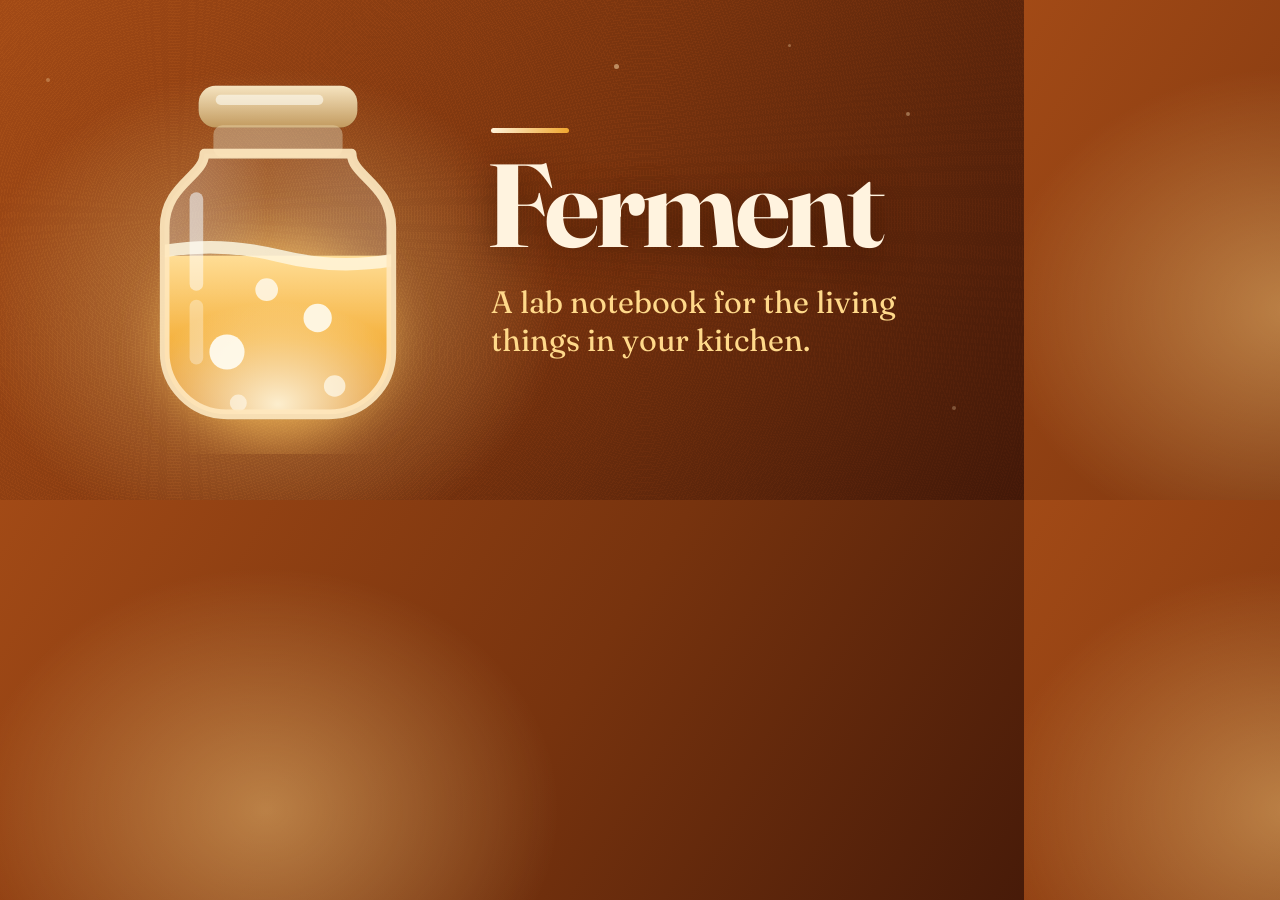
<file: store/feature.html>
<!doctype html>
<html lang="en">
<head>
<meta charset="utf-8">
<style>
  @font-face { font-family: "Display"; src: url("display.ttf"); }
  html, body { margin: 0; width: 1024px; height: 500px; overflow: hidden; }
  body {
    position: relative; color: #FFF3DF; font-family: "Display", Georgia, serif;
    background:
      radial-gradient(46% 78% at 26% 62%, rgba(255, 217, 138, 0.44), rgba(240, 166, 47, 0) 62%),
      linear-gradient(122deg, #A24A16 0%, #77330E 52%, #421808 100%);
  }
  .grain { position: absolute; inset: 0; opacity: 0.09; mix-blend-mode: overlay;
    background-image: repeating-radial-gradient(circle at 17% 43%, rgba(255,255,255,0.9) 0 0.6px, transparent 0.6px 3px),
                      repeating-radial-gradient(circle at 63% 71%, rgba(255,255,255,0.7) 0 0.5px, transparent 0.5px 2.6px); }
  .spec { position: absolute; border-radius: 50%; background: #FFE3B4; }
  svg.mark { position: absolute; left: 74px; top: 46px; width: 408px; height: 408px; }
  .copy { position: absolute; left: 486px; top: 150px; width: 484px; }
  h1 { margin: 0; font-size: 118px; line-height: 0.94; letter-spacing: -0.03em; font-weight: 700;
       text-shadow: 0 6px 34px rgba(49, 18, 4, 0.55); }
  p { margin: 22px 0 0 5px; font-size: 31px; line-height: 1.24; color: #FFD98A; max-width: 470px; }
  .rule { position: absolute; left: 491px; top: 128px; width: 78px; height: 5px; border-radius: 3px;
          background: linear-gradient(90deg, #FFF3DA, #F0A62F); }
</style>
</head>
<body>
  <div class="grain"></div>
  <div class="spec" style="left:614px;top:64px;width:5px;height:5px;opacity:.5"></div>
  <div class="spec" style="left:906px;top:112px;width:4px;height:4px;opacity:.38"></div>
  <div class="spec" style="left:788px;top:44px;width:3px;height:3px;opacity:.32"></div>
  <div class="spec" style="left:952px;top:406px;width:4px;height:4px;opacity:.28"></div>
  <div class="spec" style="left:46px;top:78px;width:4px;height:4px;opacity:.3"></div>

  <svg class="mark" viewBox="18 18 72 72" aria-hidden="true">
    <defs>
      <linearGradient id="brine" x1="0" y1="0" x2="0" y2="1">
        <stop offset="0" stop-color="#FFDD95"/><stop offset="0.42" stop-color="#F5B341"/><stop offset="1" stop-color="#D2791A"/>
      </linearGradient>
      <radialGradient id="inner" cx="0.5" cy="0.74" r="0.6">
        <stop offset="0" stop-color="#FFF6DC" stop-opacity="0.92"/><stop offset="1" stop-color="#FFF6DC" stop-opacity="0"/>
      </radialGradient>
      <linearGradient id="cap" x1="0" y1="0" x2="0" y2="1">
        <stop offset="0" stop-color="#F6E4C0"/><stop offset="1" stop-color="#C29A5E"/>
      </linearGradient>
      <linearGradient id="pane" x1="0" y1="0" x2="1" y2="0">
        <stop offset="0" stop-color="#FFFFFF" stop-opacity="0.22"/>
        <stop offset="0.45" stop-color="#FFFFFF" stop-opacity="0.04"/>
        <stop offset="1" stop-color="#FFFFFF" stop-opacity="0.13"/>
      </linearGradient>
      <clipPath id="inside">
        <path d="M41 37c0 4-7 5.5-7 13v22a11 11 0 0 0 11 11h18a11 11 0 0 0 11-11V50c0-7.5-7-9-7-13z"/>
      </clipPath>
      <filter id="drop" filterUnits="userSpaceOnUse" x="0" y="0" width="108" height="108">
        <feGaussianBlur in="SourceAlpha" stdDeviation="2.6"/><feOffset dy="3"/>
        <feFlood flood-color="#311204" flood-opacity="0.55"/><feComposite in2="SourceAlpha" operator="in"/>
        <feMerge><feMergeNode/><feMergeNode in="SourceGraphic"/></feMerge>
      </filter>
      <filter id="bloom" filterUnits="userSpaceOnUse" x="0" y="0" width="108" height="108">
        <feGaussianBlur stdDeviation="4.5"/>
      </filter>
    </defs>
    <ellipse cx="54" cy="70" rx="19" ry="17" fill="#FFC55E" opacity="0.72" filter="url(#bloom)"/>
    <g filter="url(#drop)">
      <rect x="40" y="25" width="28" height="7.4" rx="3" fill="url(#cap)"/>
      <rect x="43" y="26.6" width="19" height="1.8" rx="0.9" fill="#FFFDF4" opacity="0.6"/>
      <rect x="42.6" y="32" width="22.8" height="5.6" rx="1.6" fill="#F7E7C8" opacity="0.34"/>
      <path d="M41 37c0 4-7 5.5-7 13v22a11 11 0 0 0 11 11h18a11 11 0 0 0 11-11V50c0-7.5-7-9-7-13z" fill="url(#pane)"/>
      <g clip-path="url(#inside)">
        <rect x="30" y="55" width="48" height="35" fill="url(#brine)"/>
        <ellipse cx="54" cy="74" rx="21" ry="15" fill="url(#inner)"/>
        <circle cx="45" cy="72" r="3.1" fill="#FFFBEE" opacity="0.94"/>
        <circle cx="61" cy="66" r="2.5" fill="#FFFBEE" opacity="0.9"/>
        <circle cx="52" cy="61" r="2" fill="#FFFBEE" opacity="0.82"/>
        <circle cx="64" cy="78" r="1.9" fill="#FFFBEE" opacity="0.72"/>
        <circle cx="47" cy="81" r="1.5" fill="#FFFBEE" opacity="0.62"/>
        <path d="M30 55q12-3 24 0t24 0" fill="none" stroke="#FFF6DC" stroke-width="2.2" stroke-linecap="round" opacity="0.85"/>
      </g>
      <path d="M41 37c0 4-7 5.5-7 13v22a11 11 0 0 0 11 11h18a11 11 0 0 0 11-11V50c0-7.5-7-9-7-13z" fill="none" stroke="#FFE8BE" stroke-width="1.7" stroke-linejoin="round" opacity="0.9"/>
      <path d="M39.6 45v15" stroke="#FFFFFF" stroke-width="2.4" stroke-linecap="round" opacity="0.5"/>
      <path d="M39.6 64v9" stroke="#FFFFFF" stroke-width="2.4" stroke-linecap="round" opacity="0.32"/>
    </g>
  </svg>

  <div class="rule"></div>
  <div class="copy">
    <h1>Ferment</h1>
    <p>A lab notebook for the living things in your kitchen.</p>
  </div>
</body>
</html>
</file>
<file: docs/fonts/fonts.css>
/* vietnamese */
@font-face {
  font-family: 'Fraunces';
  font-style: normal;
  font-weight: 400 700;
  font-display: swap;
  src: url(6NU78FyLNQOQZAnv9bYEvDiIdE9Ea92uemAk_WBq8U_9v0c2Wa0KxCBTeP2Xz5fU8w.woff2) format('woff2');
  unicode-range: U+0102-0103, U+0110-0111, U+0128-0129, U+0168-0169, U+01A0-01A1, U+01AF-01B0, U+0300-0301, U+0303-0304, U+0308-0309, U+0323, U+0329, U+1EA0-1EF9, U+20AB;
}
/* latin-ext */
@font-face {
  font-family: 'Fraunces';
  font-style: normal;
  font-weight: 400 700;
  font-display: swap;
  src: url(6NU78FyLNQOQZAnv9bYEvDiIdE9Ea92uemAk_WBq8U_9v0c2Wa0KxCFTeP2Xz5fU8w.woff2) format('woff2');
  unicode-range: U+0100-02BA, U+02BD-02C5, U+02C7-02CC, U+02CE-02D7, U+02DD-02FF, U+0304, U+0308, U+0329, U+1D00-1DBF, U+1E00-1E9F, U+1EF2-1EFF, U+2020, U+20A0-20AB, U+20AD-20C0, U+2113, U+2C60-2C7F, U+A720-A7FF;
}
/* latin */
@font-face {
  font-family: 'Fraunces';
  font-style: normal;
  font-weight: 400 700;
  font-display: swap;
  src: url(6NU78FyLNQOQZAnv9bYEvDiIdE9Ea92uemAk_WBq8U_9v0c2Wa0KxC9TeP2Xz5c.woff2) format('woff2');
  unicode-range: U+0000-00FF, U+0131, U+0152-0153, U+02BB-02BC, U+02C6, U+02DA, U+02DC, U+0304, U+0308, U+0329, U+2000-206F, U+20AC, U+2122, U+2191, U+2193, U+2212, U+2215, U+FEFF, U+FFFD;
}
/* cyrillic-ext */
@font-face {
  font-family: 'IBM Plex Mono';
  font-style: normal;
  font-weight: 400;
  font-display: swap;
  src: url(-F63fjptAgt5VM-kVkqdyU8n1iIq131nj-otFQ.woff2) format('woff2');
  unicode-range: U+0460-052F, U+1C80-1C8A, U+20B4, U+2DE0-2DFF, U+A640-A69F, U+FE2E-FE2F;
}
/* cyrillic */
@font-face {
  font-family: 'IBM Plex Mono';
  font-style: normal;
  font-weight: 400;
  font-display: swap;
  src: url(-F63fjptAgt5VM-kVkqdyU8n1isq131nj-otFQ.woff2) format('woff2');
  unicode-range: U+0301, U+0400-045F, U+0490-0491, U+04B0-04B1, U+2116;
}
/* vietnamese */
@font-face {
  font-family: 'IBM Plex Mono';
  font-style: normal;
  font-weight: 400;
  font-display: swap;
  src: url(-F63fjptAgt5VM-kVkqdyU8n1iAq131nj-otFQ.woff2) format('woff2');
  unicode-range: U+0102-0103, U+0110-0111, U+0128-0129, U+0168-0169, U+01A0-01A1, U+01AF-01B0, U+0300-0301, U+0303-0304, U+0308-0309, U+0323, U+0329, U+1EA0-1EF9, U+20AB;
}
/* latin-ext */
@font-face {
  font-family: 'IBM Plex Mono';
  font-style: normal;
  font-weight: 400;
  font-display: swap;
  src: url(-F63fjptAgt5VM-kVkqdyU8n1iEq131nj-otFQ.woff2) format('woff2');
  unicode-range: U+0100-02BA, U+02BD-02C5, U+02C7-02CC, U+02CE-02D7, U+02DD-02FF, U+0304, U+0308, U+0329, U+1D00-1DBF, U+1E00-1E9F, U+1EF2-1EFF, U+2020, U+20A0-20AB, U+20AD-20C0, U+2113, U+2C60-2C7F, U+A720-A7FF;
}
/* latin */
@font-face {
  font-family: 'IBM Plex Mono';
  font-style: normal;
  font-weight: 400;
  font-display: swap;
  src: url(-F63fjptAgt5VM-kVkqdyU8n1i8q131nj-o.woff2) format('woff2');
  unicode-range: U+0000-00FF, U+0131, U+0152-0153, U+02BB-02BC, U+02C6, U+02DA, U+02DC, U+0304, U+0308, U+0329, U+2000-206F, U+20AC, U+2122, U+2191, U+2193, U+2212, U+2215, U+FEFF, U+FFFD;
}
/* cyrillic-ext */
@font-face {
  font-family: 'IBM Plex Mono';
  font-style: normal;
  font-weight: 500;
  font-display: swap;
  src: url(-F6qfjptAgt5VM-kVkqdyU8n3twJwl1FgsAXHNlYzg.woff2) format('woff2');
  unicode-range: U+0460-052F, U+1C80-1C8A, U+20B4, U+2DE0-2DFF, U+A640-A69F, U+FE2E-FE2F;
}
/* cyrillic */
@font-face {
  font-family: 'IBM Plex Mono';
  font-style: normal;
  font-weight: 500;
  font-display: swap;
  src: url(-F6qfjptAgt5VM-kVkqdyU8n3twJwlRFgsAXHNlYzg.woff2) format('woff2');
  unicode-range: U+0301, U+0400-045F, U+0490-0491, U+04B0-04B1, U+2116;
}
/* vietnamese */
@font-face {
  font-family: 'IBM Plex Mono';
  font-style: normal;
  font-weight: 500;
  font-display: swap;
  src: url(-F6qfjptAgt5VM-kVkqdyU8n3twJwl9FgsAXHNlYzg.woff2) format('woff2');
  unicode-range: U+0102-0103, U+0110-0111, U+0128-0129, U+0168-0169, U+01A0-01A1, U+01AF-01B0, U+0300-0301, U+0303-0304, U+0308-0309, U+0323, U+0329, U+1EA0-1EF9, U+20AB;
}
/* latin-ext */
@font-face {
  font-family: 'IBM Plex Mono';
  font-style: normal;
  font-weight: 500;
  font-display: swap;
  src: url(-F6qfjptAgt5VM-kVkqdyU8n3twJwl5FgsAXHNlYzg.woff2) format('woff2');
  unicode-range: U+0100-02BA, U+02BD-02C5, U+02C7-02CC, U+02CE-02D7, U+02DD-02FF, U+0304, U+0308, U+0329, U+1D00-1DBF, U+1E00-1E9F, U+1EF2-1EFF, U+2020, U+20A0-20AB, U+20AD-20C0, U+2113, U+2C60-2C7F, U+A720-A7FF;
}
/* latin */
@font-face {
  font-family: 'IBM Plex Mono';
  font-style: normal;
  font-weight: 500;
  font-display: swap;
  src: url(-F6qfjptAgt5VM-kVkqdyU8n3twJwlBFgsAXHNk.woff2) format('woff2');
  unicode-range: U+0000-00FF, U+0131, U+0152-0153, U+02BB-02BC, U+02C6, U+02DA, U+02DC, U+0304, U+0308, U+0329, U+2000-206F, U+20AC, U+2122, U+2191, U+2193, U+2212, U+2215, U+FEFF, U+FFFD;
}
/* cyrillic-ext */
@font-face {
  font-family: 'IBM Plex Sans';
  font-style: normal;
  font-weight: 400;
  font-stretch: 100%;
  font-display: swap;
  src: url(zYXzKVElMYYaJe8bpLHnCwDKr932-G7dytD-Dmu1syxTKYbSB4ZhRNU.woff2) format('woff2');
  unicode-range: U+0460-052F, U+1C80-1C8A, U+20B4, U+2DE0-2DFF, U+A640-A69F, U+FE2E-FE2F;
}
/* cyrillic */
@font-face {
  font-family: 'IBM Plex Sans';
  font-style: normal;
  font-weight: 400;
  font-stretch: 100%;
  font-display: swap;
  src: url(zYXzKVElMYYaJe8bpLHnCwDKr932-G7dytD-Dmu1syxaKYbSB4ZhRNU.woff2) format('woff2');
  unicode-range: U+0301, U+0400-045F, U+0490-0491, U+04B0-04B1, U+2116;
}
/* greek */
@font-face {
  font-family: 'IBM Plex Sans';
  font-style: normal;
  font-weight: 400;
  font-stretch: 100%;
  font-display: swap;
  src: url(zYXzKVElMYYaJe8bpLHnCwDKr932-G7dytD-Dmu1syxdKYbSB4ZhRNU.woff2) format('woff2');
  unicode-range: U+0370-0377, U+037A-037F, U+0384-038A, U+038C, U+038E-03A1, U+03A3-03FF;
}
/* vietnamese */
@font-face {
  font-family: 'IBM Plex Sans';
  font-style: normal;
  font-weight: 400;
  font-stretch: 100%;
  font-display: swap;
  src: url(zYXzKVElMYYaJe8bpLHnCwDKr932-G7dytD-Dmu1syxRKYbSB4ZhRNU.woff2) format('woff2');
  unicode-range: U+0102-0103, U+0110-0111, U+0128-0129, U+0168-0169, U+01A0-01A1, U+01AF-01B0, U+0300-0301, U+0303-0304, U+0308-0309, U+0323, U+0329, U+1EA0-1EF9, U+20AB;
}
/* latin-ext */
@font-face {
  font-family: 'IBM Plex Sans';
  font-style: normal;
  font-weight: 400;
  font-stretch: 100%;
  font-display: swap;
  src: url(zYXzKVElMYYaJe8bpLHnCwDKr932-G7dytD-Dmu1syxQKYbSB4ZhRNU.woff2) format('woff2');
  unicode-range: U+0100-02BA, U+02BD-02C5, U+02C7-02CC, U+02CE-02D7, U+02DD-02FF, U+0304, U+0308, U+0329, U+1D00-1DBF, U+1E00-1E9F, U+1EF2-1EFF, U+2020, U+20A0-20AB, U+20AD-20C0, U+2113, U+2C60-2C7F, U+A720-A7FF;
}
/* latin */
@font-face {
  font-family: 'IBM Plex Sans';
  font-style: normal;
  font-weight: 400;
  font-stretch: 100%;
  font-display: swap;
  src: url(zYXzKVElMYYaJe8bpLHnCwDKr932-G7dytD-Dmu1syxeKYbSB4Zh.woff2) format('woff2');
  unicode-range: U+0000-00FF, U+0131, U+0152-0153, U+02BB-02BC, U+02C6, U+02DA, U+02DC, U+0304, U+0308, U+0329, U+2000-206F, U+20AC, U+2122, U+2191, U+2193, U+2212, U+2215, U+FEFF, U+FFFD;
}
/* cyrillic-ext */
@font-face {
  font-family: 'IBM Plex Sans';
  font-style: normal;
  font-weight: 500;
  font-stretch: 100%;
  font-display: swap;
  src: url(zYXzKVElMYYaJe8bpLHnCwDKr932-G7dytD-Dmu1syxTKYbSB4ZhRNU.woff2) format('woff2');
  unicode-range: U+0460-052F, U+1C80-1C8A, U+20B4, U+2DE0-2DFF, U+A640-A69F, U+FE2E-FE2F;
}
/* cyrillic */
@font-face {
  font-family: 'IBM Plex Sans';
  font-style: normal;
  font-weight: 500;
  font-stretch: 100%;
  font-display: swap;
  src: url(zYXzKVElMYYaJe8bpLHnCwDKr932-G7dytD-Dmu1syxaKYbSB4ZhRNU.woff2) format('woff2');
  unicode-range: U+0301, U+0400-045F, U+0490-0491, U+04B0-04B1, U+2116;
}
/* greek */
@font-face {
  font-family: 'IBM Plex Sans';
  font-style: normal;
  font-weight: 500;
  font-stretch: 100%;
  font-display: swap;
  src: url(zYXzKVElMYYaJe8bpLHnCwDKr932-G7dytD-Dmu1syxdKYbSB4ZhRNU.woff2) format('woff2');
  unicode-range: U+0370-0377, U+037A-037F, U+0384-038A, U+038C, U+038E-03A1, U+03A3-03FF;
}
/* vietnamese */
@font-face {
  font-family: 'IBM Plex Sans';
  font-style: normal;
  font-weight: 500;
  font-stretch: 100%;
  font-display: swap;
  src: url(zYXzKVElMYYaJe8bpLHnCwDKr932-G7dytD-Dmu1syxRKYbSB4ZhRNU.woff2) format('woff2');
  unicode-range: U+0102-0103, U+0110-0111, U+0128-0129, U+0168-0169, U+01A0-01A1, U+01AF-01B0, U+0300-0301, U+0303-0304, U+0308-0309, U+0323, U+0329, U+1EA0-1EF9, U+20AB;
}
/* latin-ext */
@font-face {
  font-family: 'IBM Plex Sans';
  font-style: normal;
  font-weight: 500;
  font-stretch: 100%;
  font-display: swap;
  src: url(zYXzKVElMYYaJe8bpLHnCwDKr932-G7dytD-Dmu1syxQKYbSB4ZhRNU.woff2) format('woff2');
  unicode-range: U+0100-02BA, U+02BD-02C5, U+02C7-02CC, U+02CE-02D7, U+02DD-02FF, U+0304, U+0308, U+0329, U+1D00-1DBF, U+1E00-1E9F, U+1EF2-1EFF, U+2020, U+20A0-20AB, U+20AD-20C0, U+2113, U+2C60-2C7F, U+A720-A7FF;
}
/* latin */
@font-face {
  font-family: 'IBM Plex Sans';
  font-style: normal;
  font-weight: 500;
  font-stretch: 100%;
  font-display: swap;
  src: url(zYXzKVElMYYaJe8bpLHnCwDKr932-G7dytD-Dmu1syxeKYbSB4Zh.woff2) format('woff2');
  unicode-range: U+0000-00FF, U+0131, U+0152-0153, U+02BB-02BC, U+02C6, U+02DA, U+02DC, U+0304, U+0308, U+0329, U+2000-206F, U+20AC, U+2122, U+2191, U+2193, U+2212, U+2215, U+FEFF, U+FFFD;
}
/* cyrillic-ext */
@font-face {
  font-family: 'IBM Plex Sans';
  font-style: normal;
  font-weight: 600;
  font-stretch: 100%;
  font-display: swap;
  src: url(zYXzKVElMYYaJe8bpLHnCwDKr932-G7dytD-Dmu1syxTKYbSB4ZhRNU.woff2) format('woff2');
  unicode-range: U+0460-052F, U+1C80-1C8A, U+20B4, U+2DE0-2DFF, U+A640-A69F, U+FE2E-FE2F;
}
/* cyrillic */
@font-face {
  font-family: 'IBM Plex Sans';
  font-style: normal;
  font-weight: 600;
  font-stretch: 100%;
  font-display: swap;
  src: url(zYXzKVElMYYaJe8bpLHnCwDKr932-G7dytD-Dmu1syxaKYbSB4ZhRNU.woff2) format('woff2');
  unicode-range: U+0301, U+0400-045F, U+0490-0491, U+04B0-04B1, U+2116;
}
/* greek */
@font-face {
  font-family: 'IBM Plex Sans';
  font-style: normal;
  font-weight: 600;
  font-stretch: 100%;
  font-display: swap;
  src: url(zYXzKVElMYYaJe8bpLHnCwDKr932-G7dytD-Dmu1syxdKYbSB4ZhRNU.woff2) format('woff2');
  unicode-range: U+0370-0377, U+037A-037F, U+0384-038A, U+038C, U+038E-03A1, U+03A3-03FF;
}
/* vietnamese */
@font-face {
  font-family: 'IBM Plex Sans';
  font-style: normal;
  font-weight: 600;
  font-stretch: 100%;
  font-display: swap;
  src: url(zYXzKVElMYYaJe8bpLHnCwDKr932-G7dytD-Dmu1syxRKYbSB4ZhRNU.woff2) format('woff2');
  unicode-range: U+0102-0103, U+0110-0111, U+0128-0129, U+0168-0169, U+01A0-01A1, U+01AF-01B0, U+0300-0301, U+0303-0304, U+0308-0309, U+0323, U+0329, U+1EA0-1EF9, U+20AB;
}
/* latin-ext */
@font-face {
  font-family: 'IBM Plex Sans';
  font-style: normal;
  font-weight: 600;
  font-stretch: 100%;
  font-display: swap;
  src: url(zYXzKVElMYYaJe8bpLHnCwDKr932-G7dytD-Dmu1syxQKYbSB4ZhRNU.woff2) format('woff2');
  unicode-range: U+0100-02BA, U+02BD-02C5, U+02C7-02CC, U+02CE-02D7, U+02DD-02FF, U+0304, U+0308, U+0329, U+1D00-1DBF, U+1E00-1E9F, U+1EF2-1EFF, U+2020, U+20A0-20AB, U+20AD-20C0, U+2113, U+2C60-2C7F, U+A720-A7FF;
}
/* latin */
@font-face {
  font-family: 'IBM Plex Sans';
  font-style: normal;
  font-weight: 600;
  font-stretch: 100%;
  font-display: swap;
  src: url(zYXzKVElMYYaJe8bpLHnCwDKr932-G7dytD-Dmu1syxeKYbSB4Zh.woff2) format('woff2');
  unicode-range: U+0000-00FF, U+0131, U+0152-0153, U+02BB-02BC, U+02C6, U+02DA, U+02DC, U+0304, U+0308, U+0329, U+2000-206F, U+20AC, U+2122, U+2191, U+2193, U+2212, U+2215, U+FEFF, U+FFFD;
}
</file>
<file: web/fonts/fonts.css>
/* vietnamese */
@font-face {
  font-family: 'Fraunces';
  font-style: normal;
  font-weight: 400 700;
  font-display: swap;
  src: url(6NU78FyLNQOQZAnv9bYEvDiIdE9Ea92uemAk_WBq8U_9v0c2Wa0KxCBTeP2Xz5fU8w.woff2) format('woff2');
  unicode-range: U+0102-0103, U+0110-0111, U+0128-0129, U+0168-0169, U+01A0-01A1, U+01AF-01B0, U+0300-0301, U+0303-0304, U+0308-0309, U+0323, U+0329, U+1EA0-1EF9, U+20AB;
}
/* latin-ext */
@font-face {
  font-family: 'Fraunces';
  font-style: normal;
  font-weight: 400 700;
  font-display: swap;
  src: url(6NU78FyLNQOQZAnv9bYEvDiIdE9Ea92uemAk_WBq8U_9v0c2Wa0KxCFTeP2Xz5fU8w.woff2) format('woff2');
  unicode-range: U+0100-02BA, U+02BD-02C5, U+02C7-02CC, U+02CE-02D7, U+02DD-02FF, U+0304, U+0308, U+0329, U+1D00-1DBF, U+1E00-1E9F, U+1EF2-1EFF, U+2020, U+20A0-20AB, U+20AD-20C0, U+2113, U+2C60-2C7F, U+A720-A7FF;
}
/* latin */
@font-face {
  font-family: 'Fraunces';
  font-style: normal;
  font-weight: 400 700;
  font-display: swap;
  src: url(6NU78FyLNQOQZAnv9bYEvDiIdE9Ea92uemAk_WBq8U_9v0c2Wa0KxC9TeP2Xz5c.woff2) format('woff2');
  unicode-range: U+0000-00FF, U+0131, U+0152-0153, U+02BB-02BC, U+02C6, U+02DA, U+02DC, U+0304, U+0308, U+0329, U+2000-206F, U+20AC, U+2122, U+2191, U+2193, U+2212, U+2215, U+FEFF, U+FFFD;
}
/* cyrillic-ext */
@font-face {
  font-family: 'IBM Plex Mono';
  font-style: normal;
  font-weight: 400;
  font-display: swap;
  src: url(-F63fjptAgt5VM-kVkqdyU8n1iIq131nj-otFQ.woff2) format('woff2');
  unicode-range: U+0460-052F, U+1C80-1C8A, U+20B4, U+2DE0-2DFF, U+A640-A69F, U+FE2E-FE2F;
}
/* cyrillic */
@font-face {
  font-family: 'IBM Plex Mono';
  font-style: normal;
  font-weight: 400;
  font-display: swap;
  src: url(-F63fjptAgt5VM-kVkqdyU8n1isq131nj-otFQ.woff2) format('woff2');
  unicode-range: U+0301, U+0400-045F, U+0490-0491, U+04B0-04B1, U+2116;
}
/* vietnamese */
@font-face {
  font-family: 'IBM Plex Mono';
  font-style: normal;
  font-weight: 400;
  font-display: swap;
  src: url(-F63fjptAgt5VM-kVkqdyU8n1iAq131nj-otFQ.woff2) format('woff2');
  unicode-range: U+0102-0103, U+0110-0111, U+0128-0129, U+0168-0169, U+01A0-01A1, U+01AF-01B0, U+0300-0301, U+0303-0304, U+0308-0309, U+0323, U+0329, U+1EA0-1EF9, U+20AB;
}
/* latin-ext */
@font-face {
  font-family: 'IBM Plex Mono';
  font-style: normal;
  font-weight: 400;
  font-display: swap;
  src: url(-F63fjptAgt5VM-kVkqdyU8n1iEq131nj-otFQ.woff2) format('woff2');
  unicode-range: U+0100-02BA, U+02BD-02C5, U+02C7-02CC, U+02CE-02D7, U+02DD-02FF, U+0304, U+0308, U+0329, U+1D00-1DBF, U+1E00-1E9F, U+1EF2-1EFF, U+2020, U+20A0-20AB, U+20AD-20C0, U+2113, U+2C60-2C7F, U+A720-A7FF;
}
/* latin */
@font-face {
  font-family: 'IBM Plex Mono';
  font-style: normal;
  font-weight: 400;
  font-display: swap;
  src: url(-F63fjptAgt5VM-kVkqdyU8n1i8q131nj-o.woff2) format('woff2');
  unicode-range: U+0000-00FF, U+0131, U+0152-0153, U+02BB-02BC, U+02C6, U+02DA, U+02DC, U+0304, U+0308, U+0329, U+2000-206F, U+20AC, U+2122, U+2191, U+2193, U+2212, U+2215, U+FEFF, U+FFFD;
}
/* cyrillic-ext */
@font-face {
  font-family: 'IBM Plex Mono';
  font-style: normal;
  font-weight: 500;
  font-display: swap;
  src: url(-F6qfjptAgt5VM-kVkqdyU8n3twJwl1FgsAXHNlYzg.woff2) format('woff2');
  unicode-range: U+0460-052F, U+1C80-1C8A, U+20B4, U+2DE0-2DFF, U+A640-A69F, U+FE2E-FE2F;
}
/* cyrillic */
@font-face {
  font-family: 'IBM Plex Mono';
  font-style: normal;
  font-weight: 500;
  font-display: swap;
  src: url(-F6qfjptAgt5VM-kVkqdyU8n3twJwlRFgsAXHNlYzg.woff2) format('woff2');
  unicode-range: U+0301, U+0400-045F, U+0490-0491, U+04B0-04B1, U+2116;
}
/* vietnamese */
@font-face {
  font-family: 'IBM Plex Mono';
  font-style: normal;
  font-weight: 500;
  font-display: swap;
  src: url(-F6qfjptAgt5VM-kVkqdyU8n3twJwl9FgsAXHNlYzg.woff2) format('woff2');
  unicode-range: U+0102-0103, U+0110-0111, U+0128-0129, U+0168-0169, U+01A0-01A1, U+01AF-01B0, U+0300-0301, U+0303-0304, U+0308-0309, U+0323, U+0329, U+1EA0-1EF9, U+20AB;
}
/* latin-ext */
@font-face {
  font-family: 'IBM Plex Mono';
  font-style: normal;
  font-weight: 500;
  font-display: swap;
  src: url(-F6qfjptAgt5VM-kVkqdyU8n3twJwl5FgsAXHNlYzg.woff2) format('woff2');
  unicode-range: U+0100-02BA, U+02BD-02C5, U+02C7-02CC, U+02CE-02D7, U+02DD-02FF, U+0304, U+0308, U+0329, U+1D00-1DBF, U+1E00-1E9F, U+1EF2-1EFF, U+2020, U+20A0-20AB, U+20AD-20C0, U+2113, U+2C60-2C7F, U+A720-A7FF;
}
/* latin */
@font-face {
  font-family: 'IBM Plex Mono';
  font-style: normal;
  font-weight: 500;
  font-display: swap;
  src: url(-F6qfjptAgt5VM-kVkqdyU8n3twJwlBFgsAXHNk.woff2) format('woff2');
  unicode-range: U+0000-00FF, U+0131, U+0152-0153, U+02BB-02BC, U+02C6, U+02DA, U+02DC, U+0304, U+0308, U+0329, U+2000-206F, U+20AC, U+2122, U+2191, U+2193, U+2212, U+2215, U+FEFF, U+FFFD;
}
/* cyrillic-ext */
@font-face {
  font-family: 'IBM Plex Sans';
  font-style: normal;
  font-weight: 400;
  font-stretch: 100%;
  font-display: swap;
  src: url(zYXzKVElMYYaJe8bpLHnCwDKr932-G7dytD-Dmu1syxTKYbSB4ZhRNU.woff2) format('woff2');
  unicode-range: U+0460-052F, U+1C80-1C8A, U+20B4, U+2DE0-2DFF, U+A640-A69F, U+FE2E-FE2F;
}
/* cyrillic */
@font-face {
  font-family: 'IBM Plex Sans';
  font-style: normal;
  font-weight: 400;
  font-stretch: 100%;
  font-display: swap;
  src: url(zYXzKVElMYYaJe8bpLHnCwDKr932-G7dytD-Dmu1syxaKYbSB4ZhRNU.woff2) format('woff2');
  unicode-range: U+0301, U+0400-045F, U+0490-0491, U+04B0-04B1, U+2116;
}
/* greek */
@font-face {
  font-family: 'IBM Plex Sans';
  font-style: normal;
  font-weight: 400;
  font-stretch: 100%;
  font-display: swap;
  src: url(zYXzKVElMYYaJe8bpLHnCwDKr932-G7dytD-Dmu1syxdKYbSB4ZhRNU.woff2) format('woff2');
  unicode-range: U+0370-0377, U+037A-037F, U+0384-038A, U+038C, U+038E-03A1, U+03A3-03FF;
}
/* vietnamese */
@font-face {
  font-family: 'IBM Plex Sans';
  font-style: normal;
  font-weight: 400;
  font-stretch: 100%;
  font-display: swap;
  src: url(zYXzKVElMYYaJe8bpLHnCwDKr932-G7dytD-Dmu1syxRKYbSB4ZhRNU.woff2) format('woff2');
  unicode-range: U+0102-0103, U+0110-0111, U+0128-0129, U+0168-0169, U+01A0-01A1, U+01AF-01B0, U+0300-0301, U+0303-0304, U+0308-0309, U+0323, U+0329, U+1EA0-1EF9, U+20AB;
}
/* latin-ext */
@font-face {
  font-family: 'IBM Plex Sans';
  font-style: normal;
  font-weight: 400;
  font-stretch: 100%;
  font-display: swap;
  src: url(zYXzKVElMYYaJe8bpLHnCwDKr932-G7dytD-Dmu1syxQKYbSB4ZhRNU.woff2) format('woff2');
  unicode-range: U+0100-02BA, U+02BD-02C5, U+02C7-02CC, U+02CE-02D7, U+02DD-02FF, U+0304, U+0308, U+0329, U+1D00-1DBF, U+1E00-1E9F, U+1EF2-1EFF, U+2020, U+20A0-20AB, U+20AD-20C0, U+2113, U+2C60-2C7F, U+A720-A7FF;
}
/* latin */
@font-face {
  font-family: 'IBM Plex Sans';
  font-style: normal;
  font-weight: 400;
  font-stretch: 100%;
  font-display: swap;
  src: url(zYXzKVElMYYaJe8bpLHnCwDKr932-G7dytD-Dmu1syxeKYbSB4Zh.woff2) format('woff2');
  unicode-range: U+0000-00FF, U+0131, U+0152-0153, U+02BB-02BC, U+02C6, U+02DA, U+02DC, U+0304, U+0308, U+0329, U+2000-206F, U+20AC, U+2122, U+2191, U+2193, U+2212, U+2215, U+FEFF, U+FFFD;
}
/* cyrillic-ext */
@font-face {
  font-family: 'IBM Plex Sans';
  font-style: normal;
  font-weight: 500;
  font-stretch: 100%;
  font-display: swap;
  src: url(zYXzKVElMYYaJe8bpLHnCwDKr932-G7dytD-Dmu1syxTKYbSB4ZhRNU.woff2) format('woff2');
  unicode-range: U+0460-052F, U+1C80-1C8A, U+20B4, U+2DE0-2DFF, U+A640-A69F, U+FE2E-FE2F;
}
/* cyrillic */
@font-face {
  font-family: 'IBM Plex Sans';
  font-style: normal;
  font-weight: 500;
  font-stretch: 100%;
  font-display: swap;
  src: url(zYXzKVElMYYaJe8bpLHnCwDKr932-G7dytD-Dmu1syxaKYbSB4ZhRNU.woff2) format('woff2');
  unicode-range: U+0301, U+0400-045F, U+0490-0491, U+04B0-04B1, U+2116;
}
/* greek */
@font-face {
  font-family: 'IBM Plex Sans';
  font-style: normal;
  font-weight: 500;
  font-stretch: 100%;
  font-display: swap;
  src: url(zYXzKVElMYYaJe8bpLHnCwDKr932-G7dytD-Dmu1syxdKYbSB4ZhRNU.woff2) format('woff2');
  unicode-range: U+0370-0377, U+037A-037F, U+0384-038A, U+038C, U+038E-03A1, U+03A3-03FF;
}
/* vietnamese */
@font-face {
  font-family: 'IBM Plex Sans';
  font-style: normal;
  font-weight: 500;
  font-stretch: 100%;
  font-display: swap;
  src: url(zYXzKVElMYYaJe8bpLHnCwDKr932-G7dytD-Dmu1syxRKYbSB4ZhRNU.woff2) format('woff2');
  unicode-range: U+0102-0103, U+0110-0111, U+0128-0129, U+0168-0169, U+01A0-01A1, U+01AF-01B0, U+0300-0301, U+0303-0304, U+0308-0309, U+0323, U+0329, U+1EA0-1EF9, U+20AB;
}
/* latin-ext */
@font-face {
  font-family: 'IBM Plex Sans';
  font-style: normal;
  font-weight: 500;
  font-stretch: 100%;
  font-display: swap;
  src: url(zYXzKVElMYYaJe8bpLHnCwDKr932-G7dytD-Dmu1syxQKYbSB4ZhRNU.woff2) format('woff2');
  unicode-range: U+0100-02BA, U+02BD-02C5, U+02C7-02CC, U+02CE-02D7, U+02DD-02FF, U+0304, U+0308, U+0329, U+1D00-1DBF, U+1E00-1E9F, U+1EF2-1EFF, U+2020, U+20A0-20AB, U+20AD-20C0, U+2113, U+2C60-2C7F, U+A720-A7FF;
}
/* latin */
@font-face {
  font-family: 'IBM Plex Sans';
  font-style: normal;
  font-weight: 500;
  font-stretch: 100%;
  font-display: swap;
  src: url(zYXzKVElMYYaJe8bpLHnCwDKr932-G7dytD-Dmu1syxeKYbSB4Zh.woff2) format('woff2');
  unicode-range: U+0000-00FF, U+0131, U+0152-0153, U+02BB-02BC, U+02C6, U+02DA, U+02DC, U+0304, U+0308, U+0329, U+2000-206F, U+20AC, U+2122, U+2191, U+2193, U+2212, U+2215, U+FEFF, U+FFFD;
}
/* cyrillic-ext */
@font-face {
  font-family: 'IBM Plex Sans';
  font-style: normal;
  font-weight: 600;
  font-stretch: 100%;
  font-display: swap;
  src: url(zYXzKVElMYYaJe8bpLHnCwDKr932-G7dytD-Dmu1syxTKYbSB4ZhRNU.woff2) format('woff2');
  unicode-range: U+0460-052F, U+1C80-1C8A, U+20B4, U+2DE0-2DFF, U+A640-A69F, U+FE2E-FE2F;
}
/* cyrillic */
@font-face {
  font-family: 'IBM Plex Sans';
  font-style: normal;
  font-weight: 600;
  font-stretch: 100%;
  font-display: swap;
  src: url(zYXzKVElMYYaJe8bpLHnCwDKr932-G7dytD-Dmu1syxaKYbSB4ZhRNU.woff2) format('woff2');
  unicode-range: U+0301, U+0400-045F, U+0490-0491, U+04B0-04B1, U+2116;
}
/* greek */
@font-face {
  font-family: 'IBM Plex Sans';
  font-style: normal;
  font-weight: 600;
  font-stretch: 100%;
  font-display: swap;
  src: url(zYXzKVElMYYaJe8bpLHnCwDKr932-G7dytD-Dmu1syxdKYbSB4ZhRNU.woff2) format('woff2');
  unicode-range: U+0370-0377, U+037A-037F, U+0384-038A, U+038C, U+038E-03A1, U+03A3-03FF;
}
/* vietnamese */
@font-face {
  font-family: 'IBM Plex Sans';
  font-style: normal;
  font-weight: 600;
  font-stretch: 100%;
  font-display: swap;
  src: url(zYXzKVElMYYaJe8bpLHnCwDKr932-G7dytD-Dmu1syxRKYbSB4ZhRNU.woff2) format('woff2');
  unicode-range: U+0102-0103, U+0110-0111, U+0128-0129, U+0168-0169, U+01A0-01A1, U+01AF-01B0, U+0300-0301, U+0303-0304, U+0308-0309, U+0323, U+0329, U+1EA0-1EF9, U+20AB;
}
/* latin-ext */
@font-face {
  font-family: 'IBM Plex Sans';
  font-style: normal;
  font-weight: 600;
  font-stretch: 100%;
  font-display: swap;
  src: url(zYXzKVElMYYaJe8bpLHnCwDKr932-G7dytD-Dmu1syxQKYbSB4ZhRNU.woff2) format('woff2');
  unicode-range: U+0100-02BA, U+02BD-02C5, U+02C7-02CC, U+02CE-02D7, U+02DD-02FF, U+0304, U+0308, U+0329, U+1D00-1DBF, U+1E00-1E9F, U+1EF2-1EFF, U+2020, U+20A0-20AB, U+20AD-20C0, U+2113, U+2C60-2C7F, U+A720-A7FF;
}
/* latin */
@font-face {
  font-family: 'IBM Plex Sans';
  font-style: normal;
  font-weight: 600;
  font-stretch: 100%;
  font-display: swap;
  src: url(zYXzKVElMYYaJe8bpLHnCwDKr932-G7dytD-Dmu1syxeKYbSB4Zh.woff2) format('woff2');
  unicode-range: U+0000-00FF, U+0131, U+0152-0153, U+02BB-02BC, U+02C6, U+02DA, U+02DC, U+0304, U+0308, U+0329, U+2000-206F, U+20AC, U+2122, U+2191, U+2193, U+2212, U+2215, U+FEFF, U+FFFD;
}
</file>
<file: web/css/style.css>
/* Ferment. Warm laboratory: enamel paper, one brine ochre accent, grid paper under every chart.
   One theme, because a kitchen notebook is a daylight object. One radius family. */

:root {
  /* Warm laboratory, lit from inside a jar. One accent hue, three depths of it:
     --accent carries every label and control (AA on paper and on card),
     --accent-deep is the shadow end of the same hue, --honey is light through glass
     and is never used for text. Measured, not guessed. */
  --paper:   #F4EDE0;
  --paper-2: #EDE4D3;
  --card:    #FFFAF1;
  --card-2:  #F0E7D5;
  --ink:     #2A2118;
  --ink-2:   #4E4234;
  --muted:   #6B5F4E;
  --hair:    #E2D8C4;
  --hair-2:  #CDC1A7;
  --accent:  #A4501B;
  --accent-lit:  #AE5518;
  --accent-deep: #7E3B12;
  --accent-soft: rgba(164, 80, 27, .10);
  --accent-line: rgba(164, 80, 27, .30);
  --honey:     #E9A33A;
  --honey-lit: #F7CE86;
  --on-accent: #FFF6E6;
  --warn:    #8A2A1A;
  --warn-soft: rgba(138, 42, 26, .10);
  --grid:    rgba(107, 95, 78, .17);

  /* tinted shadows, never neutral grey */
  --lift-1: 0 1px 2px rgba(90, 45, 15, .06), 0 2px 10px -6px rgba(90, 45, 15, .22);
  --lift-2: 0 1px 2px rgba(90, 45, 15, .08), 0 12px 26px -14px rgba(90, 45, 15, .40);
  --glow:   0 8px 30px -12px rgba(201, 124, 38, .55);

  --r: 14px;
  --r-sm: 9px;
  --pill: 999px;
  --sans: "IBM Plex Sans", system-ui, -apple-system, "Segoe UI", Roboto, sans-serif;
  --serif: "Fraunces", Georgia, "Times New Roman", serif;
  --mono: "IBM Plex Mono", ui-monospace, Menlo, monospace;
  --measure: 34rem;
  --tabh: 62px;
}

* { box-sizing: border-box; -webkit-tap-highlight-color: transparent; }
html, body { margin: 0; height: 100%; }
body {
  background: var(--paper);
  color: var(--ink);
  font-family: var(--sans);
  font-size: 16px;
  line-height: 1.5;
  -webkit-font-smoothing: antialiased;
  overscroll-behavior: none;
  user-select: none;
}
/* Paper grain. Two offset dot fields at very low opacity, so a flat fill never looks like plastic. */
.grain::after {
  content: ""; position: absolute; inset: 0; pointer-events: none; opacity: .5;
  background-image:
    repeating-radial-gradient(circle at 17% 43%, rgba(126, 59, 18, .055) 0 .7px, transparent .7px 3.4px),
    repeating-radial-gradient(circle at 63% 71%, rgba(126, 59, 18, .04) 0 .6px, transparent .6px 2.9px);
}
input, textarea, select { user-select: text; font-family: inherit; }
button { font: inherit; color: inherit; }

/* ---------- layout ---------- */
#stage { position: fixed; inset: 0 0 var(--tabspace, 0px) 0; }
body.has-tabs { --tabspace: calc(var(--tabh) + var(--sab, 0px)); --tabbar: var(--tabh); }
body.is-capturing { --tabspace: 0px; --tabbar: 0px; }

.view, .screen { position: absolute; inset: 0; display: flex; flex-direction: column;
  background: var(--paper); }
.view[hidden], .screen[hidden] { display: none !important; }

.scroller {
  flex: 1; overflow-y: auto; -webkit-overflow-scrolling: touch;
  padding: calc(18px + var(--sat, 0px)) 18px 40px;
}
.page > .scroller { padding-top: 12px; }
.scroller > * { max-width: var(--measure); margin-left: auto; margin-right: auto; }

/* ---------- type ---------- */
.serif { font-family: var(--serif); font-weight: 600; font-variation-settings: "SOFT" 20, "WONK" 1; letter-spacing: -0.012em; }
h1.xl { font-size: 34px; line-height: 1.04; margin: 2px 0 0; letter-spacing: -0.022em; text-wrap: balance; }
h2.serif { font-size: 22px; line-height: 1.18; margin: 0; letter-spacing: -0.016em; text-wrap: balance; }
h3 { text-wrap: balance; }
.thing-badge, .ag-when, .count, .factrow b, table.lab td.n, table.lab td.pct, .rung .num,
.rung .meta, .stg .when, .target, .chartwrap .cap span, .logrow .t, .logrow .k .v {
  font-variant-numeric: tabular-nums;
}
.eyebrow { text-wrap: balance; }
h3 { font-size: 16px; margin: 0; font-weight: 600; }
.eyebrow { font-size: 12px; letter-spacing: .13em; text-transform: uppercase; color: var(--muted); margin: 0; font-weight: 500; }
.eyebrow.mt { margin-top: 30px; }
.lede { font-size: 17px; color: var(--ink-2); margin: 14px 0 0; text-wrap: pretty; }
.help { font-size: 14px; color: var(--muted); margin: 6px 0 0; }
.fineprint { font-size: 13px; color: var(--muted); margin: 26px 0 0; }
.mono { font-family: var(--mono); font-variant-numeric: tabular-nums; letter-spacing: -0.02em; }
.warn { color: var(--warn); }

/* ---------- view headers ---------- */
.vhead { display: flex; align-items: flex-start; justify-content: space-between; gap: 12px; margin-bottom: 22px; }
.vhead.viewband { align-items: center; }
.iconbtn { width: 40px; height: 40px; border: 1px solid var(--hair); background: var(--card);
  border-radius: var(--pill); display: grid; place-items: center; cursor: pointer; flex: none; }
.iconbtn svg { width: 19px; height: 19px; fill: none; stroke: var(--ink-2); stroke-width: 1.7; stroke-linecap: round; }
.iconbtn:active { background: var(--card-2); transform: scale(.94); }
.iconbtn { transition: transform .12s ease, background-color .12s ease; box-shadow: var(--lift-1); }

/* The shared icon shape language. Every mark is drawn on a 24 unit grid, so the stroke width
   below is solved per display size to land on the same 1.35 CSS pixels on screen. */
.ic { width: 18px; height: 18px; fill: none; stroke: currentColor; stroke-width: 1.8;
  stroke-linecap: round; stroke-linejoin: round; display: block; }

/* the right column of the shelf: settings above, the jar hanging below */
.shelf-right { display: flex; flex-direction: column; align-items: flex-end; justify-content: space-between; gap: 8px; }

/* the small accurate vessel that names what kind of thing this is */
.kindmark { width: 15px; height: 15px; fill: none; stroke: var(--accent); stroke-width: 2.15;
  stroke-linecap: round; stroke-linejoin: round; display: inline-block; vertical-align: -3px; margin-right: 6px; }
.rungmark { width: 22px; height: 22px; fill: none; stroke: var(--accent); stroke-width: 1.47;
  stroke-linecap: round; stroke-linejoin: round; align-self: center; opacity: .75; }

/* the family glyph on a detail page, set like a specimen on warm ground */
.specimen { display: inline-grid; place-items: center; width: 62px; height: 62px; border-radius: var(--pill);
  margin-bottom: 12px; box-shadow: var(--lift-1), inset 0 1px 0 rgba(255, 255, 255, .7);
  background: radial-gradient(80% 80% at 50% 24%, #FFF6E4, #F0E2C6);
  border: 1px solid var(--hair); }
.specimen .vessel { width: 34px; height: 34px; margin: 0; }

/* the feed reading on a culture page */
.feedrow { display: flex; gap: 14px; align-items: center; }
.herojar { display: block; margin: 0 0 8px -4px; filter: drop-shadow(0 8px 14px rgba(126, 59, 18, .24)); }
.rhero .sub .kindmark { stroke: var(--accent); }
.jar-feed { width: 54px; height: 79px; }

/* ---------- top bar on pushed pages ---------- */
.topbar {
  flex: none; display: flex; align-items: center; gap: 4px;
  padding: calc(8px + var(--sat, 0px)) 12px 8px;
  border-bottom: 1px solid var(--hair);
  background: var(--paper);
}
.backbtn { width: 42px; height: 42px; border: 0; background: none; display: grid; place-items: center;
  cursor: pointer; border-radius: var(--pill); flex: none; }
.backbtn svg { width: 22px; height: 22px; fill: none; stroke: var(--ink); stroke-width: 1.62; stroke-linecap: round; stroke-linejoin: round; }
.backbtn:active { background: var(--card-2); }
.topbar-t { font-size: 15px; font-weight: 500; color: var(--ink-2); overflow: hidden;
  text-overflow: ellipsis; white-space: nowrap; }

/* ---------- tab bar ---------- */
#tabs {
  position: fixed; left: 0; right: 0; bottom: 0; z-index: 30;
  height: calc(var(--tabh) + var(--sab, 0px)); padding-bottom: var(--sab, 0px);
  display: grid; grid-template-columns: 1fr 1fr 76px 1fr 1fr; align-items: stretch;
  background: linear-gradient(180deg, var(--card), var(--paper-2));
  border-top: 1px solid var(--hair-2); box-shadow: 0 -6px 20px -14px rgba(90, 45, 15, .5);
}
#tabs[hidden], body.is-capturing #tabs { display: none; }
.tab { border: 0; background: none; display: flex; flex-direction: column; align-items: center;
  justify-content: center; gap: 3px; cursor: pointer; color: var(--muted); padding: 0; }
.tab svg { width: 22px; height: 22px; fill: none; stroke: currentColor; stroke-width: 1.47;
  stroke-linecap: round; stroke-linejoin: round; }
.tab i { font-style: normal; font-size: 11px; letter-spacing: .02em; }
.tab { position: relative; transition: color .16s ease; }
.tab.is-on { color: var(--accent); }
.tab.is-on svg { stroke-width: 1.85; }
.tab.is-on::before { content: ""; position: absolute; top: 0; left: 50%; width: 26px; height: 3px;
  margin-left: -13px; border-radius: 0 0 3px 3px; background: var(--accent); }
.tab:active svg { transform: scale(.9); }
.tab svg { transition: transform .14s ease; }
.capfab {
  align-self: center; justify-self: center; width: 56px; height: 56px; border-radius: var(--pill);
  border: 0; color: var(--on-accent); display: grid; place-items: center;
  background: radial-gradient(80% 80% at 50% 18%, var(--honey), var(--accent) 62%, var(--accent-deep));
  cursor: pointer; margin-top: -20px;
  box-shadow: var(--glow), 0 3px 10px rgba(60, 28, 8, .3), inset 0 1px 0 rgba(255, 246, 230, .3);
  transition: transform .14s ease, box-shadow .14s ease;
}
.capfab svg { width: 24px; height: 24px; fill: none; stroke: currentColor; stroke-width: 1.35;
  stroke-linecap: round; stroke-linejoin: round; }
.capfab:active { transform: translateY(1px) scale(.94); box-shadow: 0 2px 6px rgba(60, 28, 8, .35); }

/* ---------- buttons ---------- */
.btn {
  display: inline-flex; align-items: center; justify-content: center; gap: 8px;
  border: 1px solid var(--accent-deep); border-radius: var(--r-sm);
  /* The light end of this gradient still clears AA against --on-accent. */
  background: linear-gradient(180deg, var(--accent-lit), var(--accent-deep));
  color: var(--on-accent); box-shadow: var(--lift-1), inset 0 1px 0 rgba(255, 246, 230, .22);
  padding: 12px 18px; font-size: 15px; font-weight: 500; cursor: pointer;
  transition: transform .12s ease, box-shadow .12s ease, background-color .12s ease;
}
.btn:active { transform: translateY(1px) scale(.988); box-shadow: inset 0 1px 3px rgba(60, 28, 8, .35); }
.btn.ghost { background: linear-gradient(180deg, var(--card), var(--card-2)); color: var(--ink);
  border-color: var(--hair-2); box-shadow: var(--lift-1); }
.btn.ghost:active { background: var(--card-2); box-shadow: inset 0 1px 3px rgba(90, 45, 15, .16); }
.btn.danger { color: var(--warn); border-color: rgba(138, 42, 26, .42);
  background: linear-gradient(180deg, var(--card), #F6E9DE); }
.btn.wide { width: 100%; }
.btn[disabled] { opacity: .45; pointer-events: none; box-shadow: none; }
.btnrow { display: flex; gap: 10px; flex-wrap: wrap; margin-top: 14px; }
.btnrow .btn { flex: 1 1 auto; }
.linkbtn { border: 0; background: none; color: var(--accent); text-decoration: underline;
  text-underline-offset: 3px; cursor: pointer; padding: 6px 0; font-size: 14px; }

.chips { display: flex; gap: 8px; flex-wrap: wrap; }
.chip {
  border: 1px solid var(--hair-2); background: linear-gradient(180deg, var(--card), var(--card-2));
  color: var(--ink-2); box-shadow: var(--lift-1);
  border-radius: var(--pill); padding: 7px 15px; font-size: 13px; cursor: pointer;
  min-height: 40px; display: inline-flex; align-items: center; gap: 7px;
  transition: transform .12s ease, box-shadow .12s ease;
}
.chip:active { transform: scale(.965); box-shadow: inset 0 1px 3px rgba(90, 45, 15, .16); }
.chip svg { width: 15px; height: 15px; fill: none; stroke: var(--accent); stroke-width: 2.15;
  stroke-linecap: round; stroke-linejoin: round; flex: none; }
.chip.is-on { background: linear-gradient(180deg, var(--accent-lit), var(--accent-deep));
  border-color: var(--accent-deep); color: var(--on-accent); }
.chip.is-on svg { stroke: var(--on-accent); }

/* ---------- cards ---------- */
.card {
  position: relative; overflow: hidden;
  background: linear-gradient(180deg, var(--card), var(--paper-2));
  border: 1px solid var(--hair); border-radius: var(--r);
  box-shadow: var(--lift-1); padding: 16px; margin-bottom: 12px;
}
.card.flat { background: transparent; border-style: dashed; box-shadow: none; }
.card > * { position: relative; }
.stack { display: grid; gap: 10px; margin-top: 14px; }
.bigchoice {
  text-align: left; background: var(--card); border: 1px solid var(--hair); border-radius: var(--r);
  padding: 15px 16px; cursor: pointer; display: block; width: 100%;
}
.bigchoice b { display: block; font-size: 16px; font-weight: 600; }
.bigchoice i { display: block; font-style: normal; font-size: 13.5px; color: var(--muted); margin-top: 3px; }
.bigchoice:active { background: var(--card-2); }

/* ---------- welcome ---------- */
.welcome { padding-top: 4vh; }
.wordmark { margin: 0 0 8px -6px; filter: drop-shadow(0 12px 22px rgba(126, 59, 18, .3)); }
.wordmark .jar-hero { width: 106px; height: 154px; }

/* ---------- agenda ---------- */
.agenda { border-top: 1px solid var(--hair); margin-bottom: 26px; }
.ag-row {
  display: grid; grid-template-columns: 5.7rem 1fr auto; gap: 10px; align-items: baseline;
  padding: 13px 6px; border-bottom: 1px solid var(--hair); width: 100%; border-radius: var(--r-sm);
  background: none; border-left: 0; border-right: 0; border-top: 0; text-align: left; cursor: pointer;
  transition: background-color .14s ease;
}
.ag-row:active { background: var(--card-2); }
.ag-when { font-family: var(--mono); font-size: 12.5px; color: var(--accent); font-variant-numeric: tabular-nums; }
.ag-row.is-late .ag-when { color: var(--warn); font-weight: 500; }
.ag-what b { display: block; font-weight: 600; font-size: 15px; }
.ag-what i { display: block; font-style: normal; font-size: 13.5px; color: var(--muted); margin-top: 2px; }
.ag-do { font-size: 12.5px; color: var(--accent-deep); border: 1px solid var(--accent-line); border-radius: var(--pill);
  padding: 5px 12px; background: var(--accent-soft); flex: none;
  min-height: 38px; display: inline-flex; align-items: center; }

/* ---------- ward round cards ---------- */
.sec-title { display: flex; align-items: baseline; justify-content: space-between; gap: 10px; margin: 0 0 10px; }
.sec-title h2 { font-size: 18px; }
.sec-title .count { font-family: var(--mono); font-size: 12px; color: var(--muted); }

.thing {
  position: relative; display: block; width: 100%; text-align: left;
  background: linear-gradient(180deg, var(--card), var(--paper-2));
  border: 1px solid var(--hair); box-shadow: var(--lift-1);
  border-radius: var(--r); padding: 0; margin-bottom: 12px; cursor: pointer; overflow: hidden;
  transition: transform .14s ease, box-shadow .14s ease;
}
.thing:active { transform: scale(.988); box-shadow: inset 0 1px 4px rgba(90, 45, 15, .14); }
.thing-top { display: flex; gap: 14px; padding: 14px 16px 12px; align-items: center; }
.vessel { width: 34px; height: 34px; flex: none; fill: none; stroke: var(--accent); stroke-width: 1.05;
  stroke-linecap: round; stroke-linejoin: round; margin-top: 1px; }
.thing-id { flex: 1; min-width: 0; }
.thing-id b { display: block; font-family: var(--serif); font-weight: 600; font-size: 18px; line-height: 1.2;
  font-variation-settings: "SOFT" 20, "WONK" 1; }
.thing-id i { display: block; font-style: normal; font-size: 13px; color: var(--muted); margin-top: 3px; }
.thing-badge { font-family: var(--mono); font-size: 11.5px; color: var(--ink-2); background: var(--card-2);
  border-radius: var(--r-sm); padding: 4px 8px; flex: none; }
.thing-next {
  border-top: 1px solid var(--hair); padding: 11px 16px; font-size: 13.5px; color: var(--ink-2);
  display: flex; gap: 8px; align-items: center;
  background: linear-gradient(180deg, rgba(233, 163, 58, .10), rgba(233, 163, 58, .18));
}
.thing-next b { color: var(--accent); font-weight: 600; }
.thing-next.is-late b { color: var(--warn); }

/* stage pips */
.pips { display: flex; gap: 4px; margin-top: 9px; }
.pip { height: 4px; border-radius: 2px; background: var(--hair-2); flex: 1; }
.pip.is-done { background: var(--accent-line); }
.pip.is-now { background: var(--accent); }

.thing.is-retired .thing-id b { color: var(--ink-2); }
.thing.is-retired .jar { opacity: .72; filter: saturate(.55); }
.thing.is-retired .thing-next b { color: var(--muted); }

/* ---------- empty states ---------- */
.empty { position: relative; border: 1px solid var(--hair); border-radius: var(--r);
  padding: 8px 18px 20px; text-align: center; box-shadow: var(--lift-1);
  background: radial-gradient(120% 90% at 50% 6%, rgba(233, 163, 58, .16), rgba(233, 163, 58, 0) 62%),
              linear-gradient(180deg, var(--card), var(--paper-2));
  margin-bottom: 14px; overflow: hidden; }
.empty h3 { font-family: var(--serif); font-size: 20px; font-weight: 600; margin-bottom: 6px;
  text-wrap: balance; }
.empty p { margin: 0 auto 16px; color: var(--muted); font-size: 14.5px; max-width: 30ch; text-wrap: pretty; }
.empty .btnrow { justify-content: center; }
.empty .btn { flex: 0 1 auto; }

/* ---------- ladder ---------- */
.tier { margin-bottom: 30px; }
.tier + .tier, #rBody .lede + .tier { margin-top: 26px; }
.tier-head { border-top: 2px solid var(--accent-deep); padding-top: 10px; margin-bottom: 12px; }
.tier-head h2 { font-family: var(--serif); font-size: 19px; font-weight: 600; margin: 0; }
.tier-head p { margin: 4px 0 0; font-size: 13.5px; color: var(--muted); }
.rung {
  display: grid; grid-template-columns: 2.2rem 1fr auto; gap: 12px; align-items: start; width: 100%;
  text-align: left; background: none; border: 0; border-bottom: 1px solid var(--hair);
  padding: 14px 2px; cursor: pointer; transition: transform .12s ease, background-color .12s ease;
  border-radius: var(--r-sm);
}
.rung:active { background: var(--card-2); transform: scale(.99); }
.rung .num { font-family: var(--mono); font-size: 12px; color: var(--muted); padding-top: 4px; }
.rung b { display: block; font-family: var(--serif); font-size: 17px; font-weight: 600; line-height: 1.25; }
.rung i { display: block; font-style: normal; font-size: 13.5px; color: var(--muted); margin-top: 2px; }
.rung .meta { font-family: var(--mono); font-size: 11.5px; color: var(--accent); margin-top: 6px; }

/* ---------- recipe page ---------- */
.rhero { margin-bottom: 20px; }
.rhero .vessel { width: 40px; height: 40px; margin-bottom: 10px; }
.rhero h1 { font-family: var(--serif); font-size: 30px; line-height: 1.08; font-weight: 600; margin: 0;
  font-variation-settings: "SOFT" 20, "WONK" 1; }
.rhero .sub { font-size: 15px; color: var(--accent); margin: 6px 0 0; }
.rhero .blurb { font-size: 15.5px; color: var(--ink-2); margin: 14px 0 0; }
.factrow { display: flex; gap: 20px; margin-top: 16px; padding: 12px 0; border-top: 1px solid var(--hair);
  border-bottom: 1px solid var(--hair); }
.factrow div { flex: 1; }
.factrow span { display: block; font-size: 11.5px; letter-spacing: .1em; text-transform: uppercase; color: var(--muted); }
.factrow b { display: block; font-family: var(--mono); font-size: 14px; margin-top: 3px; font-weight: 500; }

.calc { background: var(--card); border: 1px solid var(--hair); border-radius: var(--r); padding: 15px; margin: 20px 0; }
.calc .lbl { font-size: 13px; color: var(--muted); }
.calcrow { display: flex; align-items: center; gap: 10px; margin-top: 8px; }
.calcrow input[type=number] {
  flex: 1; font-family: var(--mono); font-size: 20px; padding: 9px 12px; border: 1px solid var(--hair-2);
  border-radius: var(--r-sm); background: var(--paper); color: var(--ink); min-width: 0;
}
.stepper { width: 44px; height: 44px; border: 1px solid var(--hair-2);
  background: linear-gradient(180deg, var(--card), var(--card-2)); color: var(--accent);
  border-radius: var(--r-sm); cursor: pointer; flex: none; display: grid; place-items: center;
  box-shadow: var(--lift-1); transition: transform .12s ease, box-shadow .12s ease; }
.stepper:active { transform: scale(.93); box-shadow: inset 0 1px 3px rgba(90, 45, 15, .18); }

table.lab { width: 100%; border-collapse: collapse; margin-top: 4px; }
table.lab th { text-align: left; font-size: 11px; letter-spacing: .1em; text-transform: uppercase;
  color: var(--muted); font-weight: 500; padding: 0 0 7px; border-bottom: 1px solid var(--hair-2); }
table.lab td { padding: 9px 0; border-bottom: 1px solid var(--hair); vertical-align: baseline; font-size: 14.5px; }
table.lab td.n { font-family: var(--mono); text-align: right; font-variant-numeric: tabular-nums; white-space: nowrap; }
table.lab td.pct, table.lab th.pct { padding-right: 16px; width: 4.4rem; }
table.lab td.pct { font-family: var(--mono); text-align: right; color: var(--muted); font-size: 13px; }
table.lab th.u { text-transform: none; letter-spacing: 0; font-family: var(--mono); font-size: 12px; }
table.lab tr.zero td.n { color: var(--muted); }
.ingnote { display: block; font-size: 12.5px; color: var(--muted); margin-top: 2px; }

/* ---------- stage plan ---------- */
.rail { position: relative; margin: 8px 0 0; padding-left: 26px; }
.rail::before { content: ""; position: absolute; left: 7px; top: 8px; bottom: 8px; width: 2px; background: var(--hair-2); }
.stg { position: relative; padding: 0 0 22px; }
.stg::before { content: ""; position: absolute; left: -23px; top: 5px; width: 12px; height: 12px;
  border-radius: var(--pill); background: var(--paper); border: 2px solid var(--hair-2); }
.stg.is-done::before { background: var(--accent-line); border-color: var(--accent-line); }
.stg.is-now::before { background: var(--accent); border-color: var(--accent); box-shadow: 0 0 0 4px var(--accent-soft); }
.stg h3 { font-family: var(--serif); font-size: 17px; font-weight: 600; }
.stg .when { font-family: var(--mono); font-size: 11.5px; color: var(--muted); margin: 2px 0 0; }
.stg .sum { font-size: 14.5px; color: var(--ink-2); margin: 6px 0 0; }
.stg ul { margin: 9px 0 0; padding-left: 18px; }
.stg li { font-size: 14px; color: var(--ink-2); margin-bottom: 5px; }
.watch { font-size: 13.5px; color: var(--ink-2); background: var(--warn-soft); border-left: 2px solid var(--warn);
  border-radius: 0 var(--r-sm) var(--r-sm) 0; padding: 9px 12px; margin: 10px 0 0; }
.targets { display: flex; gap: 8px; flex-wrap: wrap; margin-top: 9px; }
.target { font-family: var(--mono); font-size: 11.5px; color: var(--accent-deep); background: var(--accent-soft);
  border-radius: var(--r-sm); padding: 4px 8px; }

/* checkable tasks on a live batch */
/* A checklist row is the most tapped control in the app, so it gets a full 44px of height. */
.task { display: flex; gap: 10px; align-items: flex-start; width: 100%; text-align: left; background: none;
  border: 0; padding: 11px 0; min-height: 44px; cursor: pointer; font-size: 14px; color: var(--ink-2); }
.task .box { width: 18px; height: 18px; border: 1.5px solid var(--hair-2); border-radius: 5px; flex: none;
  margin-top: 2px; display: grid; place-items: center; transition: transform .12s ease, background-color .12s ease; }
.task:active .box { transform: scale(.86); }
.task.is-done .box { background: var(--accent); border-color: var(--accent); }
.task.is-done .box::after { content: ""; width: 9px; height: 5px; border-left: 2px solid var(--on-accent);
  border-bottom: 2px solid var(--on-accent); transform: rotate(-45deg) translate(1px, -1px); }
.task.is-done span { color: var(--muted); text-decoration: line-through; text-decoration-color: var(--hair-2); }

/* ---------- charts ---------- */
.chartwrap { margin: 14px 0 4px; }
.chartwrap .cap { display: flex; justify-content: space-between; align-items: baseline; gap: 10px; margin-bottom: 6px; }
.chartwrap .cap b { font-size: 13.5px; font-weight: 600; }
.chartwrap .cap span { font-family: var(--mono); font-size: 11.5px; color: var(--muted); }
svg.chart { width: 100%; height: 132px; display: block; }
.c-grid { stroke: var(--grid); }
.c-axis { stroke: var(--hair-2); stroke-width: 1; }
.c-band { fill: var(--accent-soft); }
.c-zero { stroke: var(--hair-2); stroke-width: 1; stroke-dasharray: 3 3; }
.c-line { fill: none; stroke: var(--accent); stroke-width: 2; stroke-linejoin: round; stroke-linecap: round; }
.c-dot { fill: var(--paper); stroke: var(--accent); stroke-width: 1.8; }
.c-num { font-family: var(--mono); font-size: 9px; fill: var(--muted); }
.c-empty { font-family: var(--sans); font-size: 11px; fill: var(--muted); }

/* ---------- log stream ---------- */
.logrow { display: grid; grid-template-columns: 4.9rem 1fr auto; gap: 10px; align-items: baseline;
  padding: 10px 2px; border-bottom: 1px solid var(--hair); }
.logrow .t { font-family: var(--mono); font-size: 11.5px; color: var(--muted); line-height: 1.35; }
.logrow .t b { display: block; font-weight: 500; color: var(--ink-2); }
.logrow .k { font-size: 14.5px; min-width: 0; overflow-wrap: anywhere; }
.logrow .k b { font-weight: 600; }
.logrow .k .v { font-family: var(--mono); color: var(--accent); }
.logrow .k em { font-style: normal; display: block; color: var(--muted); font-size: 13px; margin-top: 2px;
  overflow-wrap: anywhere; }
.logrow .x { border: 0; background: none; color: var(--muted); cursor: pointer;
  width: 40px; height: 40px; border-radius: var(--r-sm); flex: none; display: grid; place-items: center;
  transition: transform .12s ease, background-color .12s ease; }
.logrow .x .ic { width: 15px; height: 15px; }
.logrow .x:active { background: var(--card-2); transform: scale(.9); }

/* ---------- filmstrip ---------- */
.strip { display: flex; gap: 8px; overflow-x: auto; padding: 2px 0 8px; margin: 0 -18px; padding-left: 18px; padding-right: 18px; }
.strip::-webkit-scrollbar { display: none; }
.shotbtn { flex: none; width: 92px; border: 1px solid var(--hair); border-radius: var(--r-sm); overflow: hidden;
  background: var(--card-2); padding: 0; cursor: pointer; box-shadow: var(--lift-1);
  transition: transform .12s ease; }
.shotbtn:active { transform: scale(.96); }
.shotbtn img { display: block; width: 92px; height: 118px; object-fit: cover; background: var(--card-2); }
.shotbtn img.is-loading, .bigshot.is-loading { animation: shimmer 1.1s ease-in-out infinite alternate; }
@keyframes shimmer { from { opacity: .5; } to { opacity: .9; } }
@media (prefers-reduced-motion: reduce) { .shotbtn img.is-loading, .bigshot.is-loading { animation: none; opacity: .7; } }
.shotbtn i { display: block; font-style: normal; font-family: var(--mono); font-size: 10px; color: var(--muted);
  padding: 4px 5px; text-align: left; }
.bigshot { width: 100%; border-radius: var(--r); border: 1px solid var(--hair); display: block; background: var(--card-2); }

/* ---------- lineage tree ---------- */
.tw { list-style: none; margin: 8px 0 0; padding: 0; }
.tw-row { position: relative; padding-left: calc(var(--d) * 20px); margin-bottom: 6px; }
.tw-row::before { content: ""; position: absolute; left: calc(var(--d) * 20px - 12px); top: -6px; bottom: 50%;
  width: 1px; background: var(--hair-2); display: var(--showline, block); }
.tw-row.tw-top::before { display: none; }
.tw-row::after { content: ""; position: absolute; left: calc(var(--d) * 20px - 12px); top: 50%;
  width: 10px; height: 1px; background: var(--hair-2); }
.tw-row.tw-top::after { display: none; }
.tw-node { display: block; width: 100%; text-align: left; background: var(--card); border: 1px solid var(--hair);
  border-radius: var(--r-sm); padding: 9px 12px; cursor: pointer; }
.tw-node b { display: block; font-size: 14.5px; font-weight: 600; }
.tw-node i { display: block; font-style: normal; font-size: 12px; color: var(--muted); margin-top: 1px; }
.tw-row.is-focus .tw-node { border-color: var(--accent); background: var(--accent-soft); }
.tw-row.is-retired .tw-node b { color: var(--muted); }
.tw-ghost .tw-node { background: transparent; border-style: dashed; cursor: default; }

/* ---------- guide ---------- */
.topic { display: block; width: 100%; text-align: left; background: none; border: 0; border-bottom: 1px solid var(--hair);
  padding: 14px 2px; cursor: pointer; }
.topic b { display: block; font-family: var(--serif); font-size: 17px; font-weight: 600; }
.topic i { display: block; font-style: normal; font-size: 13.5px; color: var(--muted); margin-top: 3px; }
.topic:active { background: var(--card-2); }

.plates { display: grid; grid-template-columns: 1fr 1fr; gap: 10px; margin-top: 4px; }
.platebtn { background: linear-gradient(180deg, var(--card), var(--paper-2)); border: 1px solid var(--hair);
  border-radius: var(--r); padding: 8px 8px 10px; box-shadow: var(--lift-1);
  cursor: pointer; text-align: left; transition: transform .12s ease, box-shadow .12s ease; }
.platebtn:active { transform: scale(.98); box-shadow: inset 0 1px 4px rgba(90, 45, 15, .14); }
.platebtn b { display: block; font-size: 13.5px; font-weight: 600; margin-top: 4px; line-height: 1.25; }
.verdict { display: inline-block; font-size: 10.5px; letter-spacing: .1em; text-transform: uppercase;
  border-radius: var(--pill); padding: 2px 8px; margin-top: 6px; font-weight: 500; }
.verdict.ok { background: var(--accent-soft); color: var(--accent-deep); }
.verdict.out { background: var(--warn-soft); color: var(--warn); }

svg.plate { width: 100%; height: auto; display: block; }
.a-glass { fill: #FFFDF8; stroke: var(--hair-2); stroke-width: 1.4; }
.a-brine { fill: rgba(233, 163, 58, .22); stroke: var(--hair-2); stroke-width: 1; }
.a-tea { fill: rgba(201, 122, 30, .30); stroke: none; }
.a-cloud { fill: rgba(233, 163, 58, .24); stroke: none; }
.a-mold { fill: rgba(74, 67, 53, .28); stroke: var(--ink-2); stroke-width: 1; }
.a-mold-core { fill: rgba(74, 67, 53, .55); stroke: none; }
.a-hair { stroke: var(--ink-2); stroke-width: 1; stroke-linecap: round; }
.a-film { fill: rgba(255, 255, 255, .85); stroke: var(--hair-2); stroke-width: 1; }
.a-wrinkle { fill: none; stroke: var(--hair-2); stroke-width: 1; }
.a-pellicle { fill: rgba(255, 250, 241, .95); stroke: var(--hair-2); stroke-width: 1.2; }
.a-pellicle-new { fill: rgba(255, 250, 241, .65); stroke: var(--hair-2); stroke-width: 1; stroke-dasharray: 3 2; }
.a-strand { fill: none; stroke: var(--accent); stroke-width: 1.6; stroke-linecap: round; opacity: .75; }
.a-sediment { fill: rgba(126, 59, 18, .38); stroke: none; }
.a-bubble { fill: none; stroke: var(--hair-2); stroke-width: 1; }
.a-edge { stroke: var(--hair-2); stroke-width: 1.2; }
.a-pink { fill: rgba(138, 42, 26, .30); stroke: var(--warn); stroke-width: 1; }

.prose p { font-size: 15.5px; color: var(--ink-2); margin: 0 0 14px; }
.prose p:first-child { font-size: 17px; color: var(--ink); }
.source { font-size: 13px; color: var(--muted); border-top: 1px solid var(--hair); padding-top: 12px; margin-top: 8px; }

/* ---------- fields ---------- */
.field { margin-bottom: 14px; }
.field label { display: block; font-size: 13px; color: var(--muted); margin-bottom: 5px; }
.field input[type=text], .field input[type=number], .field input[type=date], .field textarea, .field select {
  width: 100%; padding: 11px 12px; border: 1px solid var(--hair-2); border-radius: var(--r-sm);
  background: var(--paper); color: var(--ink); font-size: 16px;
}
.field textarea { min-height: 78px; resize: vertical; }
.field input[type=number] { font-family: var(--mono); }
.field.row { display: flex; align-items: center; justify-content: space-between; gap: 14px; }
.field.row > div { flex: 1; }
.field.row label { margin-bottom: 2px; }
input[type=checkbox] { width: 24px; height: 24px; accent-color: var(--accent); flex: none; }
/* The visible box stays 24px; the negative margin gives it a 44px thumb-sized tap area
   without moving anything, because a 24px control is half the Android touch minimum. */
.tapbox { width: 44px; height: 44px; margin: -10px; display: grid; place-items: center;
  flex: none; cursor: pointer; }
input[type=range] { width: 100%; height: 44px; accent-color: var(--accent); }
.segbtns { display: flex; gap: 0; border: 1px solid var(--hair-2); border-radius: var(--r-sm); overflow: hidden; }
.segbtns button { flex: 1; border: 0; background: var(--card); padding: 10px 6px; font-size: 14px; cursor: pointer;
  border-right: 1px solid var(--hair-2); transition: background-color .12s ease; }
.segbtns button:active { background: var(--card-2); }
.segbtns button:last-child { border-right: 0; }
.segbtns button.is-on { background: var(--accent); color: var(--on-accent); }

/* ---------- sheet ---------- */
.sheet { position: fixed; inset: 0; z-index: 50; background: rgba(33, 29, 22, .42);
  display: flex; align-items: flex-end; }
.sheet[hidden] { display: none; }
.sheet-panel {
  width: 100%; max-height: 88%; overflow-y: auto; background: var(--paper);
  border-radius: 18px 18px 0 0; padding: 18px 18px calc(18px + var(--sab, 0px));
  border-top: 1px solid var(--hair-2);
}
.sheet-head { display: flex; align-items: center; justify-content: space-between; gap: 12px; margin-bottom: 14px; }
.sheet-head h2 { font-size: 20px; }
.sheet-foot { display: flex; gap: 10px; margin-top: 6px; }
.sheet-foot .btn { flex: 1; }
.sheet-note { font-size: 13px; color: var(--muted); margin: 12px 0 0; }

/* ---------- capture ---------- */
.capture { background: radial-gradient(90% 60% at 50% 12%, #241A0E, #140F08 70%); color: #F5EBD8; }
.topbar.cap { background: transparent; border-bottom: 0; }
.topbar.cap .backbtn svg { stroke: #F5EBD8; }
.topbar.cap .topbar-t { color: #F5EBD8; font-size: 16px; font-weight: 600; }
.capwrap { flex: 1; display: flex; flex-direction: column; padding: 0 16px calc(14px + var(--sab, 0px)); overflow: hidden; }
.capstage { flex: 1; min-height: 0; display: flex; align-items: center; justify-content: center; }
.camframe { position: relative; height: 100%; aspect-ratio: 3 / 4; max-width: 100%;
  border-radius: var(--r); overflow: hidden; background: #0C0A07; touch-action: none;
  box-shadow: 0 0 0 1px rgba(244, 200, 120, .18), 0 18px 40px -22px rgba(0, 0, 0, .9); }
#camVideo { position: absolute; inset: 0; width: 100%; height: 100%; object-fit: cover; }
#camGhost { position: absolute; inset: 0; width: 100%; height: 100%; object-fit: cover; opacity: .32;
  filter: grayscale(.4) contrast(1.1); pointer-events: none; }
#camGhost[hidden] { display: none; }
.camwait { position: absolute; inset: 0; display: none; align-items: center; justify-content: center;
  gap: 10px; color: #B4A488; font-size: 14px; }
.capstage.is-waiting .camwait { display: flex; }
.camwait span { width: 12px; height: 12px; border: 2px solid #5A4A30; border-top-color: #E9A33A;
  border-radius: 50%; animation: spin 1s linear infinite; }
@keyframes spin { to { transform: rotate(360deg); } }

.marks { position: absolute; inset: 0; }
.mk { position: absolute; left: 0; right: 0; height: 0; }
.mk::before { content: ""; position: absolute; left: 0; right: 0; top: 0; border-top: 1.5px solid #F4C878; }
.mk-ref::before { border-top-style: dashed; opacity: .7; }
.mk i { position: absolute; left: 8px; top: -20px; font-style: normal; font-size: 11px; color: #241A0E;
  background: #F4C878; padding: 1px 7px; border-radius: var(--pill); font-weight: 500; }
.mk-live .grip { position: absolute; right: 8px; top: -17px; width: 34px; height: 34px; border-radius: var(--pill);
  background: radial-gradient(70% 70% at 50% 26%, #FFE9C0, #E9A33A); border: 3px solid #241A0E;
  box-shadow: 0 2px 8px rgba(0, 0, 0, .5); }
.capsub { font-size: 13.5px; color: #C4B393; margin: 12px 0 0; text-align: center; text-wrap: pretty; }
.capread { display: flex; align-items: baseline; gap: 10px; justify-content: center; margin-top: 8px; }
.capread b { font-family: var(--mono); font-size: 26px; color: #F4C878; font-variant-numeric: tabular-nums; }
.capread i { font-style: normal; font-size: 12.5px; color: #C4B393; }
.capture .chips { justify-content: center; margin-top: 12px; }
.capture .chip { background: rgba(244, 200, 120, .10); border-color: rgba(244, 200, 120, .34); color: #EFE2C6;
  box-shadow: none; }
.capture .chip.is-on { background: linear-gradient(180deg, #F7D79A, #E9A33A); border-color: #E9A33A; color: #241A0E; }
.capfoot { display: flex; align-items: center; justify-content: center; gap: 14px; margin-top: 14px; }
.ghostbtn { border: 1px solid rgba(244, 200, 120, .34); background: transparent; color: #EFE2C6;
  border-radius: var(--pill); padding: 9px 15px; font-size: 13px; cursor: pointer; min-height: 40px; }
.ghostbtn[aria-pressed="false"] { opacity: .55; }
.shutter { border: 0; color: #241A0E; border-radius: var(--pill); padding: 15px 26px;
  background: linear-gradient(180deg, #FFE2AE, #E9A33A);
  box-shadow: 0 6px 22px -8px rgba(233, 163, 58, .8), inset 0 1px 0 rgba(255, 255, 255, .5);
  font-size: 16px; font-weight: 600; cursor: pointer; transition: transform .12s ease, box-shadow .12s ease; }
.shutter:active { transform: translateY(1px) scale(.96); box-shadow: 0 2px 8px -4px rgba(233, 163, 58, .8); }
.fallback { margin-top: 14px; text-align: center; }
.fallback p { font-size: 14px; color: #EFE2C6; margin: 0 0 12px; text-wrap: pretty; }
.capture .btn.ghost { background: transparent; color: #EFE2C6; border-color: rgba(244, 200, 120, .38); box-shadow: none; }

/* ---------- toast ---------- */
.toast {
  position: fixed; left: 50%; transform: translateX(-50%);
  bottom: calc(var(--tabbar, 0px) + 16px + var(--sab, 0px)); z-index: 60;
  background: var(--ink); color: var(--paper); padding: 11px 18px; border-radius: var(--pill);
  font-size: 14px; margin: 0; max-width: 88%; text-align: center; pointer-events: none;
}
.toast[hidden] { display: none; }

/* ============================================================
   THE JAR: the signature element. Glass lit from inside, filled to a level
   that means something, bubbles rising through it. The launcher icon is the
   same object, so the first screen and the home screen are one thing.
   ============================================================ */
.jar { width: 42px; height: 61px; flex: none; display: block; overflow: visible; }
.j-glass { fill: rgba(255, 255, 255, .72); }
.j-edge  { fill: none; stroke: var(--accent); stroke-width: 1.5; stroke-linejoin: round; }
.j-neck  { fill: rgba(255, 255, 255, .8); stroke: var(--accent); stroke-width: 1.3; }
.j-lid   { fill: var(--accent); }
.j-lid-hi { fill: rgba(255, 246, 230, .42); }
.j-s0 { stop-color: #F4C070; }
.j-s1 { stop-color: #E39A2C; }
.j-s2 { stop-color: #B96D18; }
.j-h0 { stop-color: rgba(255, 244, 214, .85); }
.j-h1 { stop-color: rgba(255, 244, 214, 0); }
.j-line  { fill: none; stroke: #FFF3D8; stroke-width: 1.6; stroke-linecap: round; opacity: .85; }
.j-bub   { fill: rgba(255, 250, 232, .78); }
.j-shine { stroke: rgba(255, 255, 255, .8); stroke-width: 2.4; stroke-linecap: round; fill: none; }
.jar.is-late .j-s0 { stop-color: #E4A279; }
.jar.is-late .j-s1 { stop-color: #C1603A; }
.jar.is-late .j-s2 { stop-color: #8A2A1A; }
.jar.is-late .j-line { stroke: #FFE2D2; }
.jar.is-late .j-edge { stroke: var(--warn); }

@keyframes rise {
  0%   { transform: translateY(0); opacity: 0; }
  16%  { opacity: .9; }
  82%  { opacity: .75; }
  100% { transform: translateY(var(--tr, -18px)); opacity: 0; }
}
.j-bub { animation: rise var(--dur, 3.4s) var(--del, 0s) linear infinite; }

.jar-hero { width: 96px; height: 140px; }
.jar-hero .j-edge { stroke-width: 1.2; }
.jar-hero .j-shine { stroke-width: 2.2; }
.i-fill { fill: rgba(255, 255, 255, .8); stroke: none; }

/* ---------- the shelf: the Kitchen header, and the app's face ---------- */
.shelf {
  position: relative; overflow: hidden; border-radius: var(--r);
  border: 1px solid var(--hair); box-shadow: var(--lift-2);
  background:
    radial-gradient(72% 86% at 78% 62%, rgba(233, 163, 58, .42), rgba(233, 163, 58, 0) 68%),
    linear-gradient(168deg, #FFFAF1 0%, #F3E6D0 58%, #EBD9BC 100%);
  padding: 18px 18px 16px; margin-bottom: 24px;
  display: grid; grid-template-columns: 1fr auto; gap: 10px; align-items: end;
}
.shelf::before {
  content: ""; position: absolute; left: 0; right: 0; bottom: 0; height: 7px;
  background: linear-gradient(180deg, rgba(126, 59, 18, .16), rgba(126, 59, 18, .30));
}
.shelf > * { position: relative; }
.shelf .eyebrow { color: var(--accent-deep); }
.shelf h1 { margin-top: 2px; }
.shelf .shelf-line { font-size: 14.5px; color: var(--ink-2); margin: 10px 0 4px; max-width: 24ch;
  text-wrap: pretty; }
.shelf-jar { align-self: end; margin: 0 -2px -14px 0; filter: drop-shadow(0 10px 18px rgba(126, 59, 18, .34)); }
.shelf-top { position: absolute; top: 14px; right: 14px; }

/* the three other tabs get the same light, without the jar */
.viewband {
  position: relative; overflow: hidden; border-radius: var(--r); border: 1px solid var(--hair);
  box-shadow: var(--lift-1); padding: 16px 18px 15px; margin-bottom: 22px;
  background:
    radial-gradient(90% 130% at 92% 0%, rgba(233, 163, 58, .30), rgba(233, 163, 58, 0) 62%),
    linear-gradient(168deg, #FFFAF1, #F1E5D1);
}
.viewband::after {
  content: ""; position: absolute; left: 0; right: 0; bottom: 0; height: 5px;
  background: linear-gradient(180deg, rgba(126, 59, 18, .12), rgba(126, 59, 18, .26));
}
.viewband > * { position: relative; }
.viewband .eyebrow { color: var(--accent-deep); }

/* ---------- drawn illustrations ---------- */
.illus { width: 100%; max-width: 232px; height: auto; display: block; margin: 4px auto 12px; }
.illus-sm { max-width: 190px; }
.i-glass { fill: rgba(255, 255, 255, .78); }
.i-edge  { fill: none; stroke: var(--accent); stroke-width: 1.5; stroke-linejoin: round; }
.i-fill  { fill: rgba(255, 255, 255, .85); stroke: var(--accent); stroke-width: 1.3; }
.i-brine { fill: var(--honey); opacity: .85; }
.i-shine { stroke: rgba(255, 255, 255, .9); stroke-width: 2.6; stroke-linecap: round; fill: none; }
.i-lid   { fill: var(--accent-deep); }
.i-lidtop { fill: var(--accent); }
.i-lidhi { fill: rgba(255, 246, 230, .28); }
.i-shelf { stroke: var(--accent-deep); stroke-width: 2; stroke-linecap: round; opacity: .5; }
.i-pool  { fill: rgba(126, 59, 18, .1); }
.i-drip  { fill: none; stroke: var(--honey); stroke-width: 2.4; stroke-linecap: round; stroke-dasharray: 1 6; }
.i-mark  { stroke: var(--accent); stroke-width: 1.6; stroke-linecap: round; }
.i-mark-d { stroke-dasharray: 4 4; }
.i-arrow { fill: none; stroke: var(--accent); stroke-width: 1.4; stroke-linecap: round; stroke-linejoin: round; }
.illus-photo { max-width: 84px; margin: 0 auto; opacity: .55; }
.nophoto { display: grid; place-items: center; background: var(--card-2); }
.nophoto span { font-size: 11px; color: var(--muted); padding: 0 8px 8px; text-align: center; }

/* ---------- motion: gentle rises and settles ---------- */
@keyframes settle { from { opacity: 0; transform: translateY(9px); } to { opacity: 1; transform: none; } }
.settle { animation: settle .3s cubic-bezier(.2, .7, .3, 1) both; animation-delay: calc(var(--i, 0) * 45ms); }
@keyframes pagein { from { opacity: 0; transform: translateX(14px); } to { opacity: 1; transform: none; } }
.screen.page:not([hidden]) > .scroller { animation: pagein .22s cubic-bezier(.2, .7, .3, 1) both; }
@keyframes sheetin { from { transform: translateY(22px); } to { transform: none; } }
.sheet:not([hidden]) .sheet-panel { animation: sheetin .22s cubic-bezier(.2, .7, .3, 1) both; }
@keyframes fadein { from { opacity: 0; } to { opacity: 1; } }
.sheet:not([hidden]) { animation: fadein .16s linear both; }

/* focus that is visible without shouting, on every control */
:focus-visible { outline: 2px solid var(--accent); outline-offset: 2px; border-radius: 4px; }

@media (prefers-reduced-motion: reduce) {
  /* Stop travel, keep every shape. The bubbles hold mid-rise rather than disappearing. */
  .settle, .camwait span, .screen.page:not([hidden]) > .scroller,
  .sheet:not([hidden]) .sheet-panel, .sheet:not([hidden]) { animation: none; }
  .j-bub { animation: none; transform: translateY(calc(var(--tr, -18px) * .45)); opacity: .8; }
  .btn, .chip, .thing, .tab svg, .task .box, .shotbtn, .segbtns button,
  .iconbtn, .stepper, .platebtn, .rung, .ag-row, .capfab, .shutter { transition: none; }
}

@media (min-width: 620px) {
  .plates { grid-template-columns: repeat(3, 1fr); }
}
</file>
